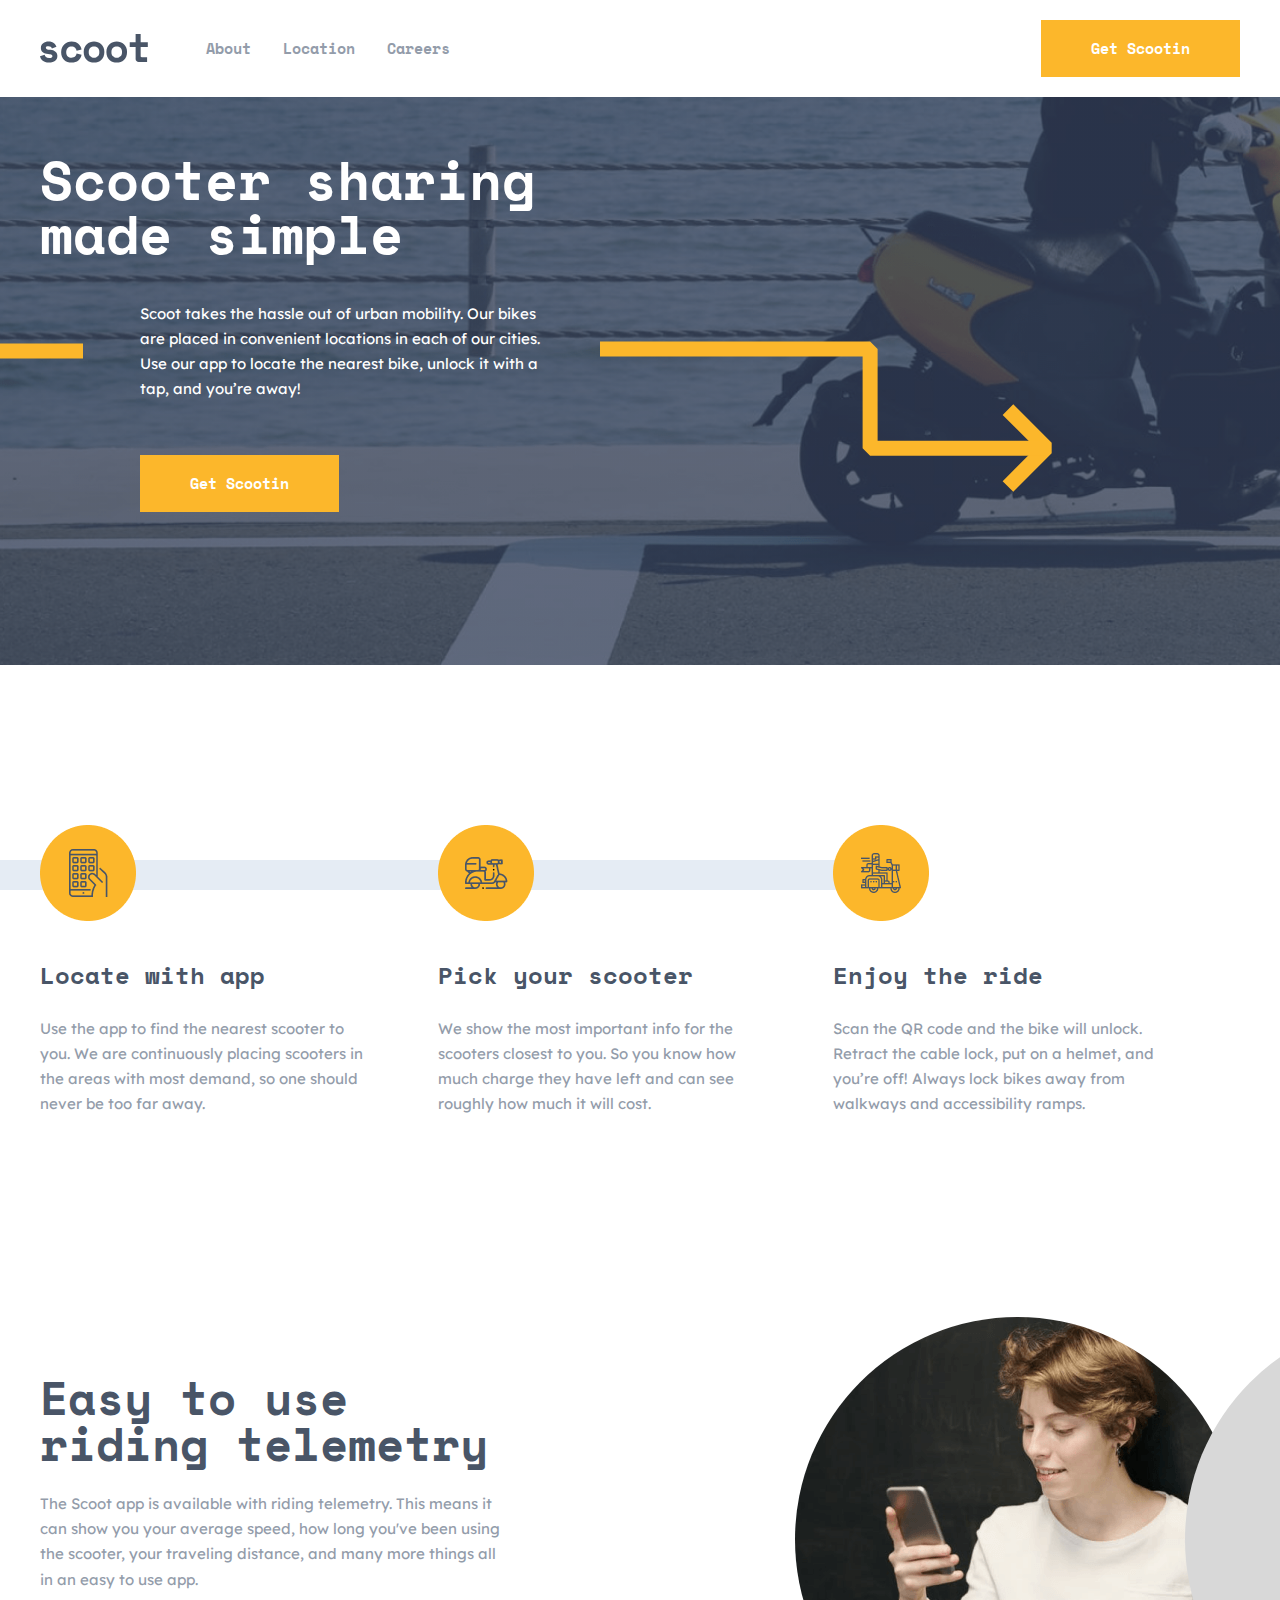
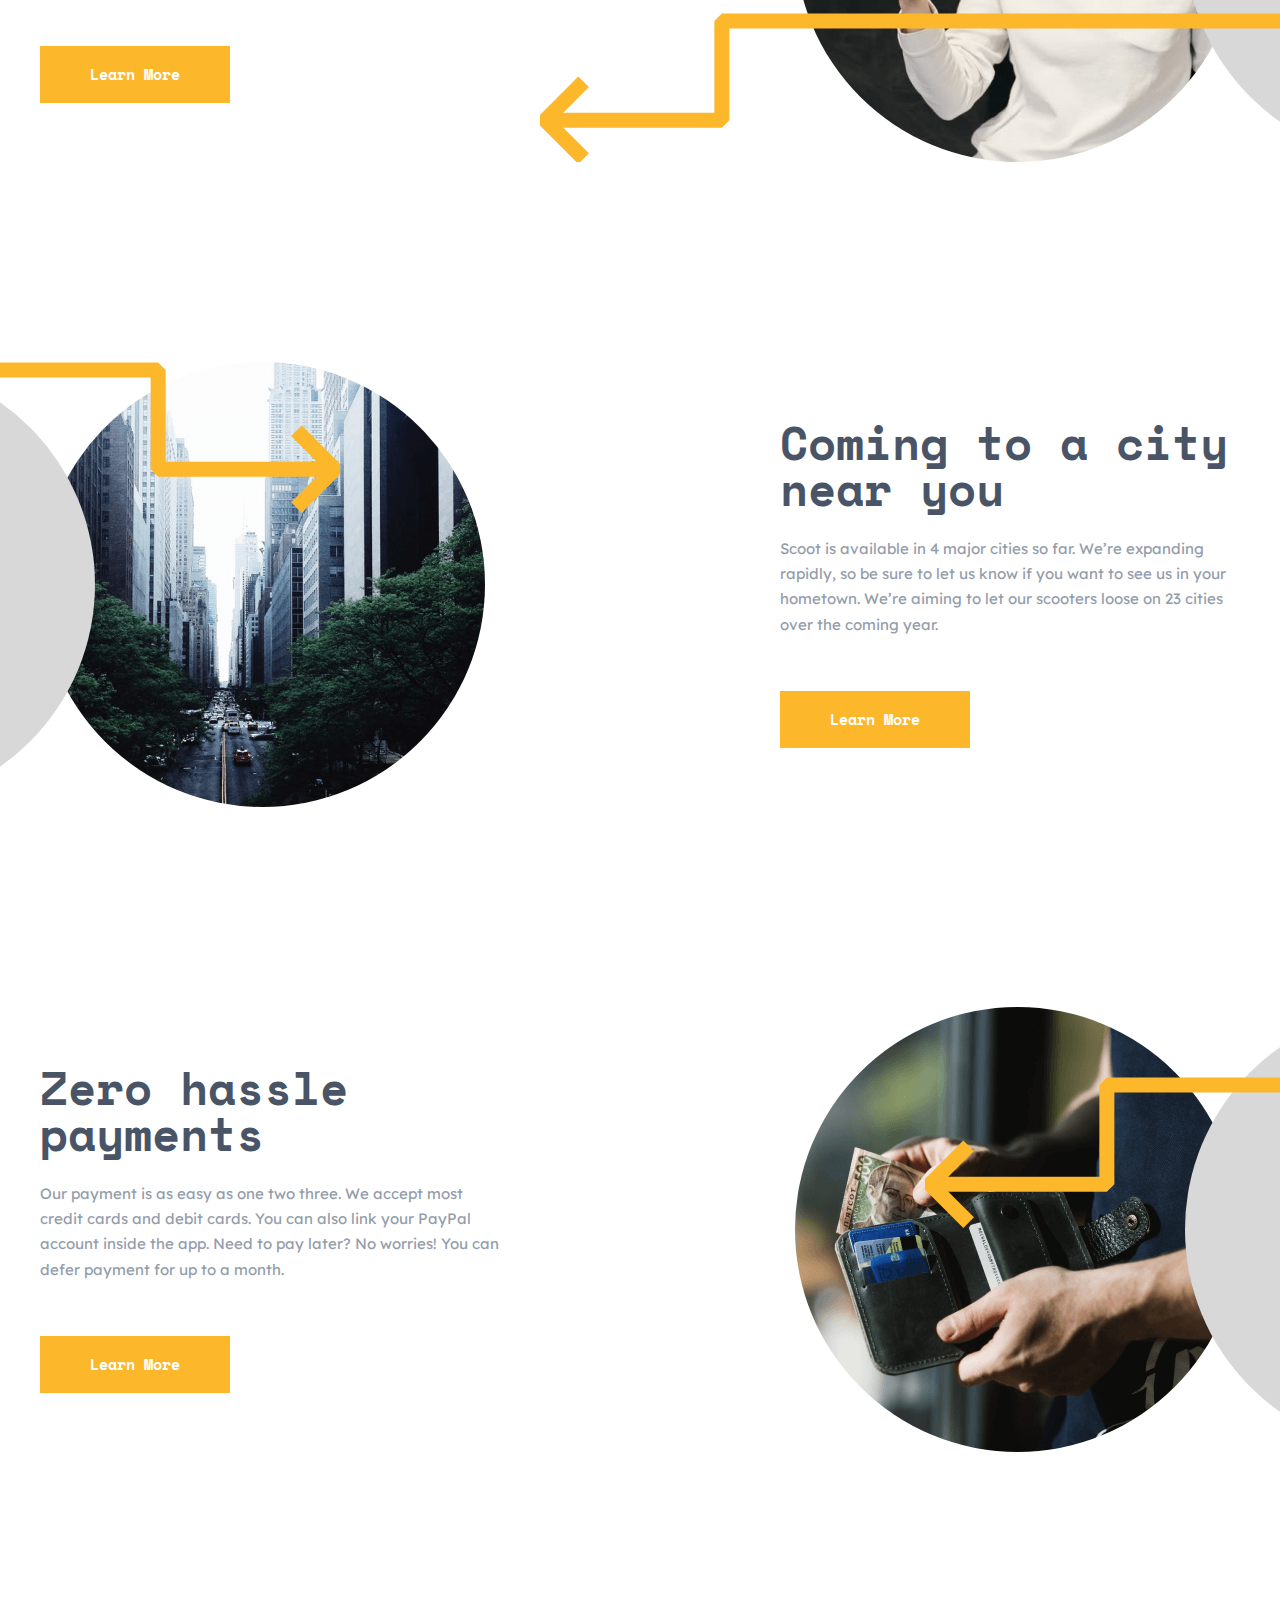
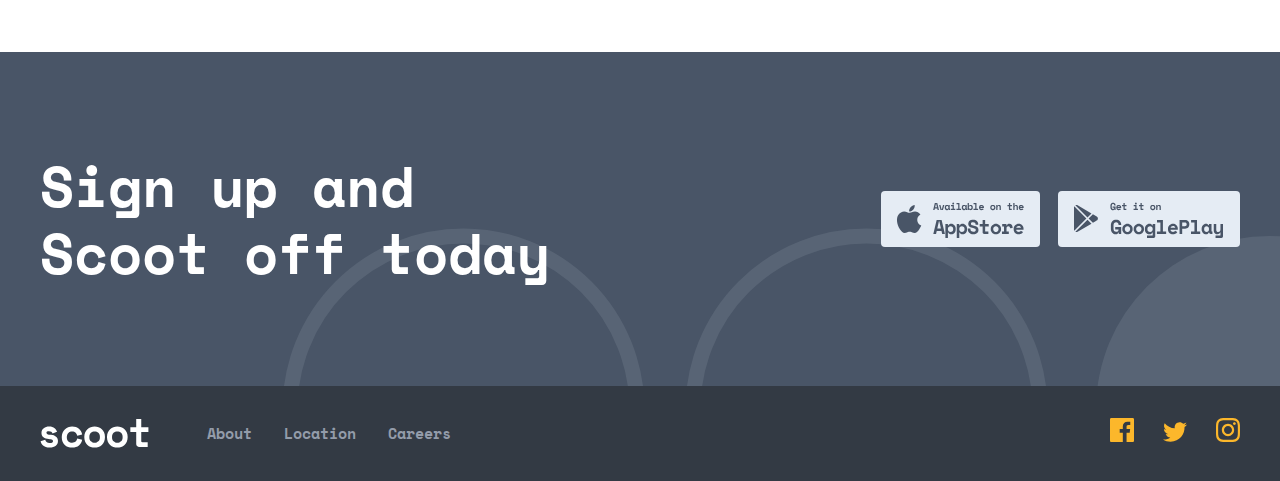
<file: index.html>
<!DOCTYPE html>
<html lang="en">

<head>
    <meta charset="UTF-8">
    <meta http-equiv="X-UA-Compatible" content="IE=edge">
    <meta name="viewport" content="width=device-width, initial-scale=1.0">
    <link rel="stylesheet" href="css/main.css">
    <title>scoot</title>
</head>

<body>
    <!-- header -->
    <header class="header">
        <div class="header__container container">
            <img src="./images/svg/burger.svg" alt="burger" class="header__toggle" width="20" height="16">
            <a href="./index.html" class="header__site-logo">
                <img src="./images/svg/logo.svg" alt="site-logo">
            </a>
            <div class="sitenav">
                <ol class="sitenav__list">
                    <li class="sitenav__item">
                        <a class="sitenav__link" href="./pages/about.html">About</a>
                    </li>
                    <li class="sitenav__item">
                        <a class="sitenav__link" href="./pages/locations.html">Location</a>
                    </li>
                    <li class="sitenav__item">
                        <a class="sitenav__link" href="./pages/careers.html">Careers</a>
                    </li>
                </ol>
                <a href="#" class="header__btn btn">Get Scootin</a>
            </div>
        </div>
    </header>
    <!-- main -->
    <main class="main">
        <section class="hero">
            <div class="hero__container container">
                <div class="hero__text-box">
                    <h1 class="hero__title">
                        Scooter sharing <br> made simple
                    </h1>
                    <div class="hero__BtnAndText">
                        <p class="hero__description">
                            Scoot takes the hassle out of urban mobility. Our bikes are placed in convenient locations
                            in
                            each of our cities. Use our app to locate the nearest bike, unlock it with a tap, and you’re
                            away!
                        </p>
                        <a href="#" class="hero__btn btn">Get Scootin</a>
                    </div>
                </div>
            </div>
        </section>
        <section class="services">
            <div class="sersices__container container">
                <div class="commercial">
                    <ul class="commercial__list">
                        <li class="commercial__item">
                            <img src="./images/png/phone.png" alt="">
                            <div>
                                <h4 class="commercial__title">Locate with app</h4>
                                <p class="commercial__text">Use the app to find the nearest scooter to you. We are
                                    continuously placing scooters in the areas with most demand, so one should never be
                                    too
                                    far away.

                                </p>
                            </div>
                        </li>
                        <li class="commercial__item">
                            <img src="./images/png/skooter2.png" alt="">
                            <div>
                                <h4 class="commercial__title">Pick your scooter</h4>
                                <p class="commercial__text">We show the most important info for the scooters closest to
                                    you.
                                    So you know how much charge they have left and can see roughly how much it will
                                    cost.

                                </p>
                            </div>
                        </li>
                        <li class="commercial__item">
                            <img src="./images/png/scooter.png" alt="">
                            <div>
                                <h4 class="commercial__title">Enjoy the ride</h4>
                                <p class="commercial__text">Scan the QR code and the bike will unlock. Retract the cable
                                    lock, put on a helmet, and you’re off! Always lock bikes away from walkways and
                                    accessibility ramps.

                                </p>
                            </div>
                        </li>
                    </ul>
                </div>

            </div>
        </section>
        <section class="riding">
            <div class="riding__container container">
                <div class="riding__info">
                    <h2 class="riding__title">Easy to use
                        riding telemetry
                    </h2>
                    <div class="riding__BtnAndText">
                        <p class="riding__text">
                            The Scoot app is available with riding telemetry. This means it can show you your
                            average speed, how long you've been using the scooter, your traveling distance, and many
                            more things all in an easy to use app.
                        </p>
                        <a href="#" class="riding__btn btn">Learn More</a>
                    </div>
                </div>
                <img class="riding__image" src="./images/png/Bitmap3.png"
                    srcset="./images/png/Bitmap3.png 1x, ./images/png/Bitmap3@2x.png 2x" alt="Bitmap3">
            </div>
        </section>
        <section class="coming">
            <div class="coming__container container">
                <img src="./images/png/Bitmap2.png" srcset="./images/png/Bitmap2.png 1x, ./images/png/Bitmap2@2x.png 2x"
                    alt="bitmap2" class="coming__image">
                <div class="coming__info">
                    <h2 class="coming__title">
                        Coming to a city near you
                    </h2>
                    <p class="coming__text">
                        Scoot is available in 4 major cities so far. We’re expanding rapidly, so be sure to let us know
                        if you want to see us in your hometown. We’re aiming to let our scooters loose on 23 cities over
                        the coming year.
                    </p>
                    <a href="#" class="coming__btn btn">Learn More</a>
                </div>
            </div>
        </section>
        <section class="zero">
            <div class="zero__container container">
                <div class="zero__info">
                    <h2 class="coming__title">
                        Zero hassle payments
                    </h2>
                    <p class="zero__text">
                        Our payment is as easy as one two three. We accept most credit cards and debit cards. You can
                        also link your PayPal account inside the app. Need to pay later? No worries! You can defer
                        payment for up to a month.
                    </p>
                    <a href="#" class="zero__btn btn">Learn More</a>
                </div>
                <img src="./images/png/Bitmap1.png" srcset="./images/png/Bitmap1.png 1x, ./images/png/Bitmap1@2x.png 2x"
                    alt="bitmap1" class="zero__image">
            </div>
        </section>
        <section class="site-bottom">
            <div class="site-bottom__container container">
                <div class="site-bottom__services">
                    <h3 class="site-bottom__title">Sign up and <br> Scoot off today</h3>
                    <div class="apps">

                        <a href="#">
                            <img src="./images/svg/appstore.svg" alt="appstore">
                        </a>
                        <a href="#">
                            <img src="./images/svg/googleplay.svg" alt="appstore">
                        </a>
                    </div>
                </div>
            </div>
        </section>
    </main>
    <!-- footer -->
    <footer class="footer">
        <div class="footer__container container">
            <a href="#" class="footer__site-logo">
                <img src="./images/svg/scoot-footer.svg" alt="site-logo">
            </a>
            <div class="sitenav">
                <ul class="footer__list">
                    <li class="footer__item">
                        <a class="sitenav__link" href="./pages/about.html">About</a>
                    </li>
                    <li class="sitenav__item">
                        <a class="sitenav__link" href="./pages/locations.html">Location</a>
                    </li>
                    <li class="sitenav__item">
                        <a class="sitenav__link" href="./pages/careers.html">Careers</a>
                    </li>
                </ul>
                <div class="footer__icons">
                    <a class="icon" href="#">
                        <svg xmlns="http://www.w3.org/2000/svg" width="24" height="24" fill="none">
                            <path fill="#FCB72B"
                                d="M22.675 0H1.325C.593 0 0 .593 0 1.325v21.351C0 23.407.593 24 1.325 24H12.82v-9.294H9.692v-3.622h3.128V8.413c0-3.1 1.893-4.788 4.659-4.788 1.325 0 2.463.099 2.795.143v3.24l-1.918.001c-1.504 0-1.795.715-1.795 1.763v2.313h3.587l-.467 3.622h-3.12V24h6.116c.73 0 1.323-.593 1.323-1.325V1.325C24 .593 23.407 0 22.675 0Z" />
                        </svg></a>
                    <a class="icon" href="#">
                        <svg xmlns="http://www.w3.org/2000/svg" width="24" height="20" fill="none">
                            <path fill="#FCB72B"
                                d="M24 2.55699c-.883.392-1.832.656-2.828.775 1.017-.609 1.798-1.574 2.165-2.724004-.951.564004-2.005.974004-3.127 1.195004C19.313.845986 18.032.247986 16.616.247986c-3.179 0-5.515 2.966004-4.797 6.045004-4.091-.205-7.719-2.165-10.148-5.144-1.29 2.213-.669 5.108 1.523 6.574-.806-.026-1.566-.247-2.229-.616-.054 2.281 1.581 4.41501 3.949 4.89001-.693.188-1.452.232-2.224.084.626 1.956 2.444 3.379 4.6 3.419-2.07 1.623-4.678 2.348-7.29 2.04 2.179 1.397 4.768 2.212 7.548 2.212 9.142 0 14.307-7.721 13.995-14.64601.962-.695 1.797-1.562 2.457-2.549Z" />
                        </svg></a>
                    <a class="icon" href="#">
                        <svg xmlns="http://www.w3.org/2000/svg" width="24" height="24" fill="none">
                            <path fill="#FCB72B" fill-rule="evenodd"
                                d="M12 0C8.741 0 8.333.014 7.053.072 2.695.272.273 2.69.073 7.052.014 8.333 0 8.741 0 12c0 3.259.014 3.668.072 4.948.2 4.358 2.618 6.78 6.98 6.98C8.333 23.986 8.741 24 12 24c3.259 0 3.668-.014 4.948-.072 4.354-.2 6.782-2.618 6.979-6.98.059-1.28.073-1.689.073-4.948 0-3.259-.014-3.667-.072-4.947-.196-4.354-2.617-6.78-6.979-6.98C15.668.014 15.259 0 12 0Zm0 2.163c3.204 0 3.584.012 4.85.07 3.252.148 4.771 1.691 4.919 4.919.058 1.265.069 1.645.069 4.849 0 3.205-.012 3.584-.069 4.849-.149 3.225-1.664 4.771-4.919 4.919-1.266.058-1.644.07-4.85.07-3.204 0-3.584-.012-4.849-.07-3.26-.149-4.771-1.699-4.919-4.92-.058-1.265-.07-1.644-.07-4.849 0-3.204.013-3.583.07-4.849.149-3.227 1.664-4.771 4.919-4.919 1.266-.057 1.645-.069 4.849-.069ZM5.838 12c0-3.403 2.759-6.162 6.162-6.162S18.162 8.597 18.162 12c0 3.404-2.759 6.163-6.162 6.163S5.838 15.403 5.838 12ZM12 16c-2.209 0-4-1.79-4-4 0-2.209 1.791-4 4-4s4 1.791 4 4c0 2.21-1.791 4-4 4Zm4.965-10.405c0-.795.645-1.44 1.441-1.44.795 0 1.439.645 1.439 1.44 0 .795-.644 1.44-1.439 1.44-.796 0-1.441-.645-1.441-1.44Z"
                                clip-rule="evenodd" />
                        </svg>
                    </a>
                </div>
            </div>
        </div>
    </footer>

</body>

</html>
</file>
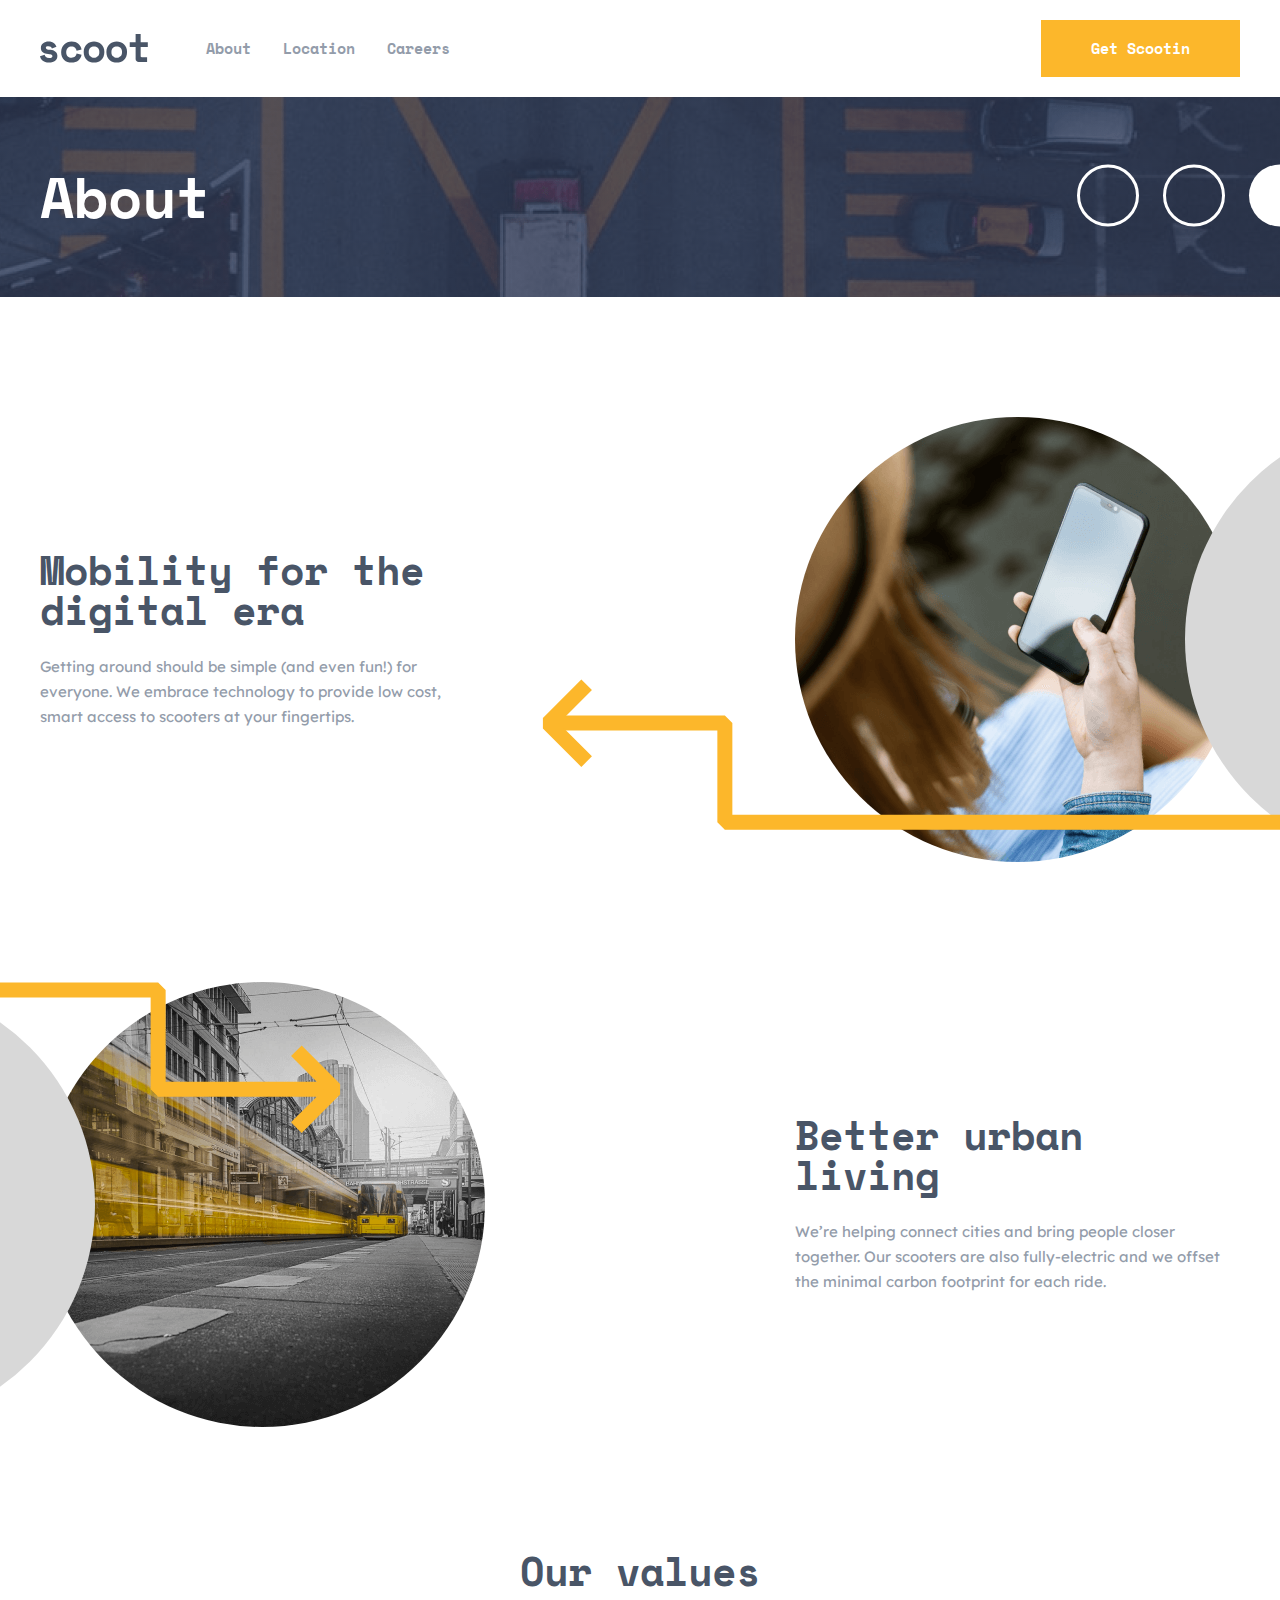
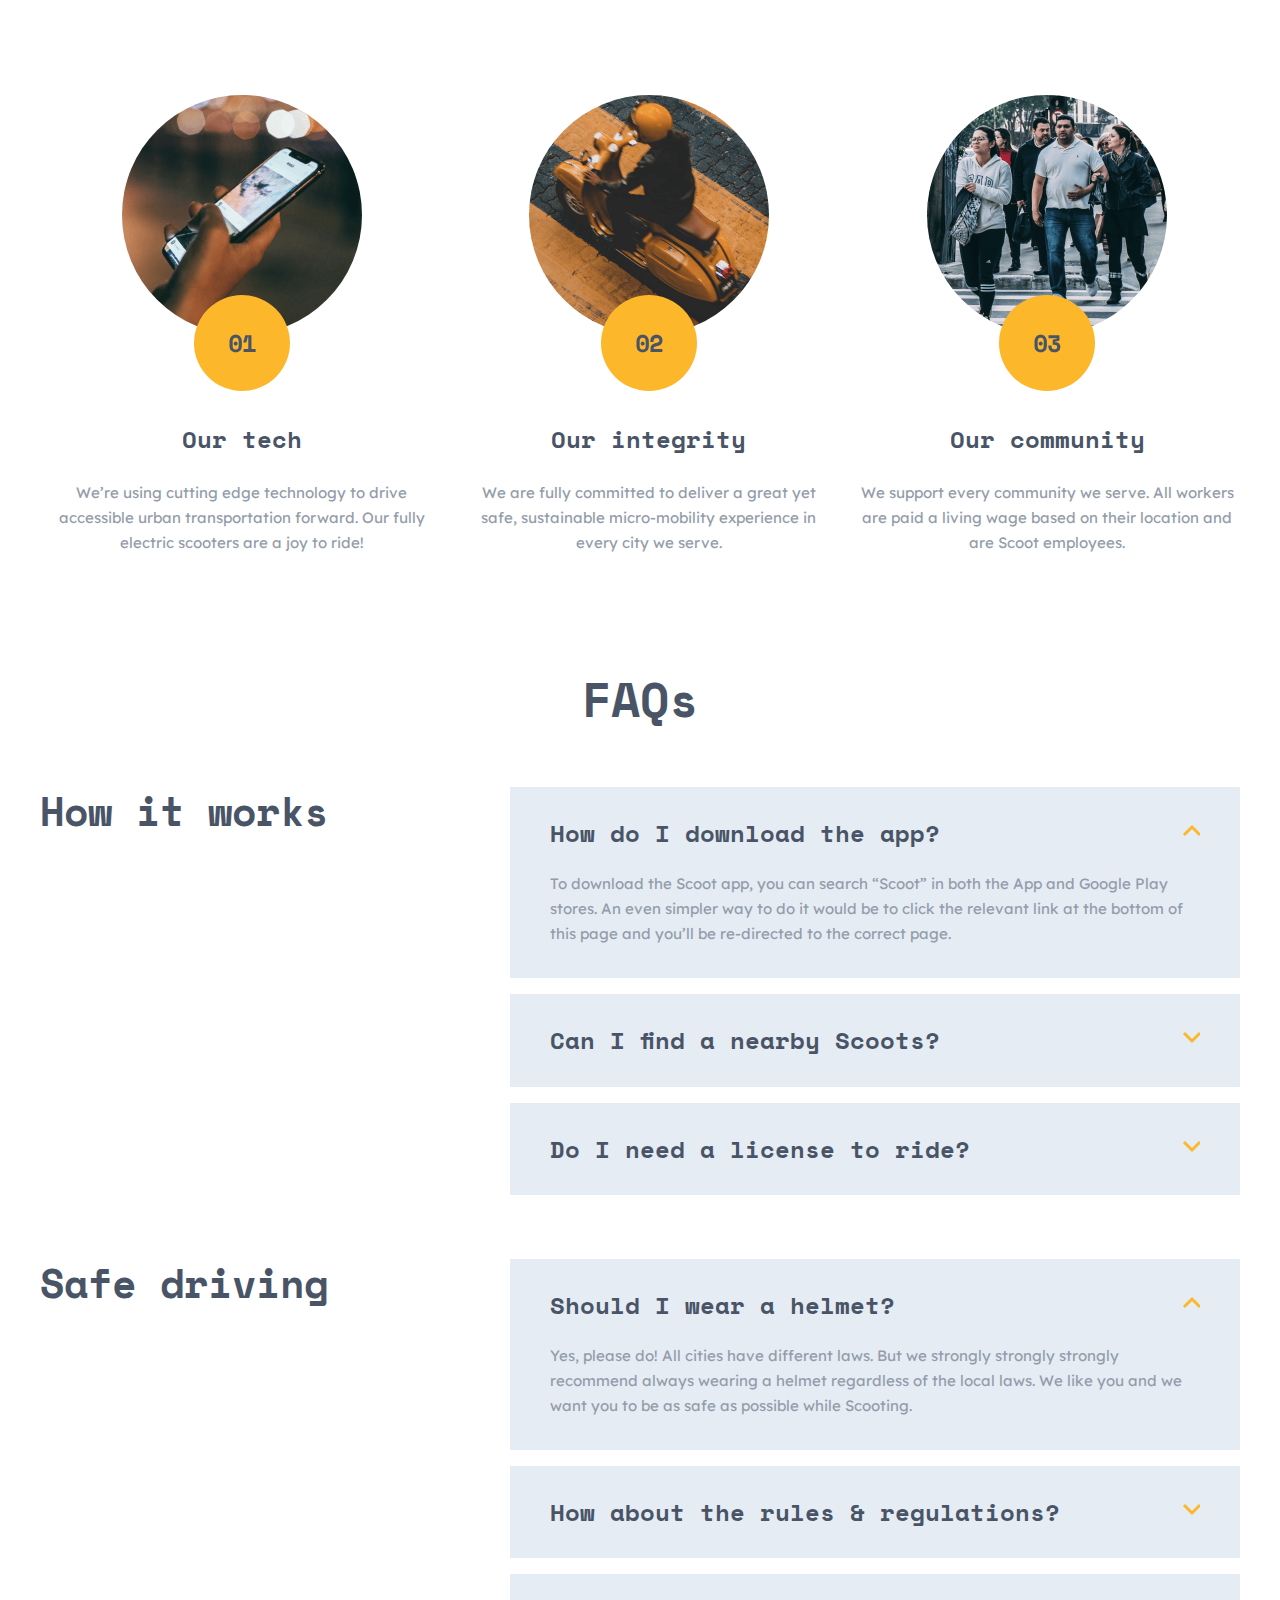
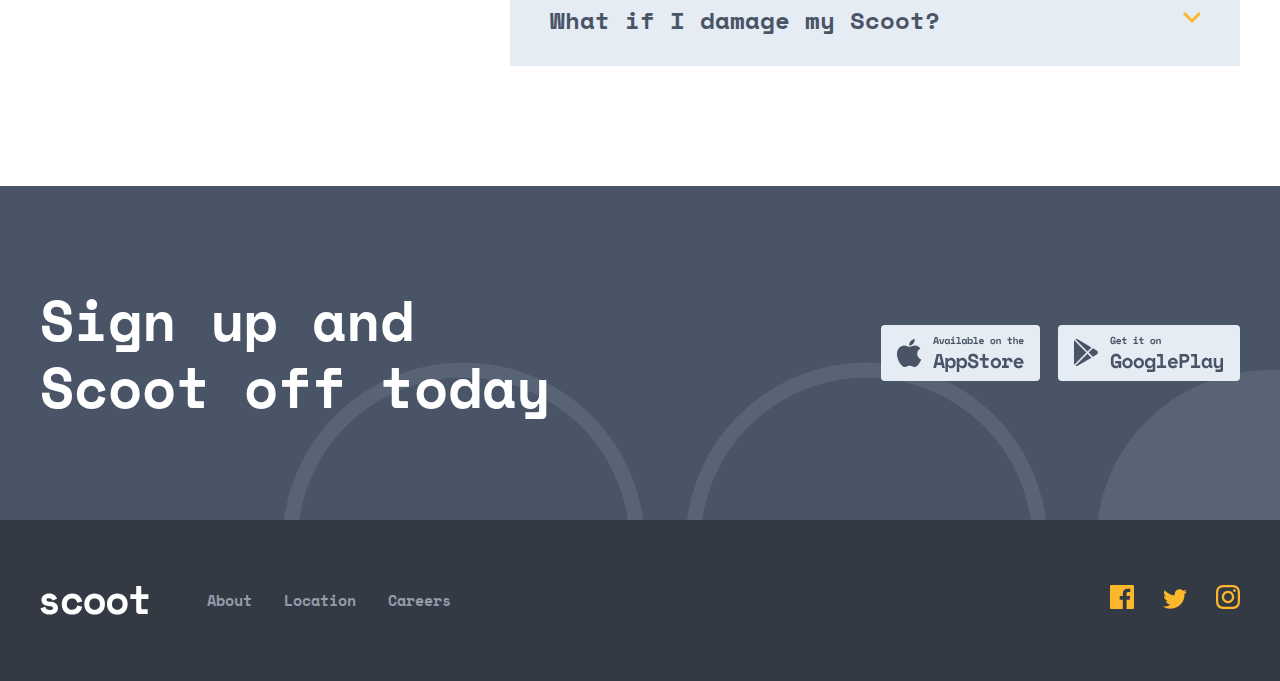
<file: pages/about.html>
<!DOCTYPE html>
<html lang="en">

<head>
    <meta charset="UTF-8">
    <meta http-equiv="X-UA-Compatible" content="IE=edge">
    <meta name="viewport" content="width=device-width, initial-scale=1.0">
    <link rel="stylesheet" href="../css/main.css">
    <title>About</title>
</head>

<body>
    <header class="header">
        <div class="header__container container">
            <img src="../images/svg/burger.svg" alt="burger" class="header__toggle" width="20" height="16">
            <a href="../index.html" class="header__site-logo">
                <img src="../images/svg/logo.svg" alt="site-logo">
            </a>
            <div class="sitenav">
                <ol class="sitenav__list">
                    <li class="sitenav__item">
                        <a class="sitenav__link" href="./about.html">About</a>
                    </li>
                    <li class="sitenav__item">
                        <a class="sitenav__link" href="./locations.html">Location</a>
                    </li>
                    <li class="sitenav__item">
                        <a class="sitenav__link" href="./careers.html">Careers</a>
                    </li>
                </ol>
                <a href="#" class="header__btn btn">Get Scootin</a>
            </div>
        </div>
    </header>
    <main class="main">
        <section class="about">
            <div class="about__container container">
                <h1 class="about__title">About</h1>
            </div>
        </section>
        <section class="mobilitiy">
            <div class="mobilitiy__container container">
                <div class="mobilitiy__info">
                    <h2 class="mobilitiy__title">
                        Mobility for the digital era
                    </h2>
                    <p class="mobilitiy__text">
                        Getting around should be simple (and even fun!) for everyone. We embrace technology to provide
                        low cost, smart access to scooters at your fingertips.
                    </p>
                </div>
                <img class="mobilitiy__image" src="../images/png/mobility.png"
                    srcset="../images/png/mobility.png 1x, ../images/png/mobility@2x.png 2x" alt="mobility">
            </div>
        </section>
        <section class="better">
            <div class="better__container container">
                <img src="../images/png/better.png" srcset="
                ../images/png//better.png 1x, 
                ../images/png/better@2x.png 2x" alt="better" class="better__image">
                <div class="better__info">
                    <h2 class="better__title">
                        Better urban living
                    </h2>
                    <p class="better__text">
                        We’re helping connect cities and bring people closer together. Our scooters are also
                        fully-electric and we offset the minimal carbon footprint for each ride.
                    </p>
                </div>
            </div>
        </section>
        <section class="values">
            <div class="values__container container">
                <h3 class="values__title">Our values</h3>
                <ul class="values__list">
                    <li class="values__item">
                        <img src="../images/png/val3.png"
                            srcset="../images/png/val3.png 1x, ../images/png/val3@2x.png 2x" alt="values"
                            class="values__image">
                        <h4 class="values__h4-title">Our tech</h4>
                        <p class="values__text">
                            We’re using cutting edge technology to drive accessible urban transportation forward. Our
                            fully electric scooters are a joy to ride!
                        </p>
                    </li>
                    <li class="values__item">
                        <img src="../images/png/val1.png"
                            srcset="../images/png/val1.png 1x, ../images/png/val1@2x.png 2x" alt="values"
                            class="values__image">

                        <h4 class="values__h4-title">Our integrity</h4>
                        <p class="values__text">
                            We are fully committed to deliver a great yet safe, sustainable micro-mobility experience in
                            every city we serve.
                        </p>
                    </li>
                    <li class="values__item">
                        <img src="../images/png/val2.png"
                            srcset="../images/png/val2.png 1x, ../images/png/val2@2x.png 2x" alt="values"
                            class="values__image">
                        <h4 class="values__h4-title">Our community</h4>
                        <p class="values__text">
                            We support every community we serve. All workers are paid a living wage based on their
                            location and are Scoot employees.
                        </p>
                    </li>
                </ul>
            </div>
        </section>
        <section class="faqs">
            <div class="faqs__container container">
                <h2 class="faqs__title">FAQs</h2>
                <div class="wrapper">
                    <h3 class="wrapper__title">
                        How it works
                    </h3>
                    <ul class="wrapper__list">
                        <li class="wrapper__item">
                            <h4 class="wrapper__i-title1">How do I download the app?</h4>
                            <p class="wrapper__i-text">
                                To download the Scoot app, you can search “Scoot” in both the App and Google Play
                                stores. An even simpler way to do it would be to click the relevant link at the bottom
                                of this page and you’ll be re-directed to the correct page.
                            </p>
                        </li>
                        <li class="wrapper__item">
                            <h4 class="wrapper__i-title">
                                Can I find a nearby Scoots?
                            </h4>
                        </li>
                        <li class="wrapper__item">
                            <h4 class="wrapper__i-title">
                                Do I need a license to ride?
                            </h4>
                        </li>
                    </ul>
                </div>
                <div class="wrapper">
                    <h3 class="wrapper__title">
                        Safe driving
                    </h3>
                    <ul class="wrapper__list">
                        <li class="wrapper__item">
                            <h4 class="wrapper__i-title1">Should I wear a helmet?</h4>
                            <p class="wrapper__i-text">
                                Yes, please do! All cities have different laws. But we strongly strongly strongly
                                recommend always wearing a helmet regardless of the local laws. We like you and we want
                                you to be as safe as possible while Scooting.
                            </p>
                        </li>
                        <li class="wrapper__item">
                            <h4 class="wrapper__i-title">
                                How about the rules & regulations?
                            </h4>
                        </li>
                        <li class="wrapper__item">
                            <h4 class="wrapper__i-title">
                                What if I damage my Scoot?
                            </h4>
                        </li>
                    </ul>
                </div>
            </div>
        </section>

        <section class="site-bottom">
            <div class="site-bottom__container container">
                <div class="site-bottom__services">
                    <h3 class="site-bottom__title">Sign up and <br> Scoot off today</h3>
                    <div class="apps">

                        <a href="#">
                            <img src="../images/svg/appstore.svg" alt="appstore">
                        </a>
                        <a href="#">
                            <img src="../images/svg/googleplay.svg" alt="appstore">
                        </a>
                    </div>
                </div>
            </div>
        </section>
    </main>
    <!-- footer -->
    <footer class="footer">
        <div class="footer__container container">
            <a href="../index.html" class="footer__site-logo">
                <img src="../images/svg/scoot-footer.svg" alt="site-logo">
            </a>
            <div class="sitenav">
                <ol class="sitenav__list">
                    <li class="sitenav__item">
                        <a class="sitenav__link" href="./about.html">About</a>
                    </li>
                    <li class="sitenav__item">
                        <a class="sitenav__link" href="./locations.html">Location</a>
                    </li>
                    <li class="sitenav__item">
                        <a class="sitenav__link" href="./careers.html">Careers</a>
                    </li>
                </ol>
                <div class="footer__icons">
                    <a class="icon" href="#">
                        <svg xmlns="http://www.w3.org/2000/svg" width="24" height="24" fill="none">
                            <path fill="#FCB72B"
                                d="M22.675 0H1.325C.593 0 0 .593 0 1.325v21.351C0 23.407.593 24 1.325 24H12.82v-9.294H9.692v-3.622h3.128V8.413c0-3.1 1.893-4.788 4.659-4.788 1.325 0 2.463.099 2.795.143v3.24l-1.918.001c-1.504 0-1.795.715-1.795 1.763v2.313h3.587l-.467 3.622h-3.12V24h6.116c.73 0 1.323-.593 1.323-1.325V1.325C24 .593 23.407 0 22.675 0Z" />
                        </svg></a>
                    <a class="icon" href="#">
                        <svg xmlns="http://www.w3.org/2000/svg" width="24" height="20" fill="none">
                            <path fill="#FCB72B"
                                d="M24 2.55699c-.883.392-1.832.656-2.828.775 1.017-.609 1.798-1.574 2.165-2.724004-.951.564004-2.005.974004-3.127 1.195004C19.313.845986 18.032.247986 16.616.247986c-3.179 0-5.515 2.966004-4.797 6.045004-4.091-.205-7.719-2.165-10.148-5.144-1.29 2.213-.669 5.108 1.523 6.574-.806-.026-1.566-.247-2.229-.616-.054 2.281 1.581 4.41501 3.949 4.89001-.693.188-1.452.232-2.224.084.626 1.956 2.444 3.379 4.6 3.419-2.07 1.623-4.678 2.348-7.29 2.04 2.179 1.397 4.768 2.212 7.548 2.212 9.142 0 14.307-7.721 13.995-14.64601.962-.695 1.797-1.562 2.457-2.549Z" />
                        </svg></a>
                    <a class="icon" href="#">
                        <svg xmlns="http://www.w3.org/2000/svg" width="24" height="24" fill="none">
                            <path fill="#FCB72B" fill-rule="evenodd"
                                d="M12 0C8.741 0 8.333.014 7.053.072 2.695.272.273 2.69.073 7.052.014 8.333 0 8.741 0 12c0 3.259.014 3.668.072 4.948.2 4.358 2.618 6.78 6.98 6.98C8.333 23.986 8.741 24 12 24c3.259 0 3.668-.014 4.948-.072 4.354-.2 6.782-2.618 6.979-6.98.059-1.28.073-1.689.073-4.948 0-3.259-.014-3.667-.072-4.947-.196-4.354-2.617-6.78-6.979-6.98C15.668.014 15.259 0 12 0Zm0 2.163c3.204 0 3.584.012 4.85.07 3.252.148 4.771 1.691 4.919 4.919.058 1.265.069 1.645.069 4.849 0 3.205-.012 3.584-.069 4.849-.149 3.225-1.664 4.771-4.919 4.919-1.266.058-1.644.07-4.85.07-3.204 0-3.584-.012-4.849-.07-3.26-.149-4.771-1.699-4.919-4.92-.058-1.265-.07-1.644-.07-4.849 0-3.204.013-3.583.07-4.849.149-3.227 1.664-4.771 4.919-4.919 1.266-.057 1.645-.069 4.849-.069ZM5.838 12c0-3.403 2.759-6.162 6.162-6.162S18.162 8.597 18.162 12c0 3.404-2.759 6.163-6.162 6.163S5.838 15.403 5.838 12ZM12 16c-2.209 0-4-1.79-4-4 0-2.209 1.791-4 4-4s4 1.791 4 4c0 2.21-1.791 4-4 4Zm4.965-10.405c0-.795.645-1.44 1.441-1.44.795 0 1.439.645 1.439 1.44 0 .795-.644 1.44-1.439 1.44-.796 0-1.441-.645-1.441-1.44Z"
                                clip-rule="evenodd" />
                        </svg>
                    </a>
                </div>
            </div>
        </div>
    </footer>
</body>

</html>
</file>
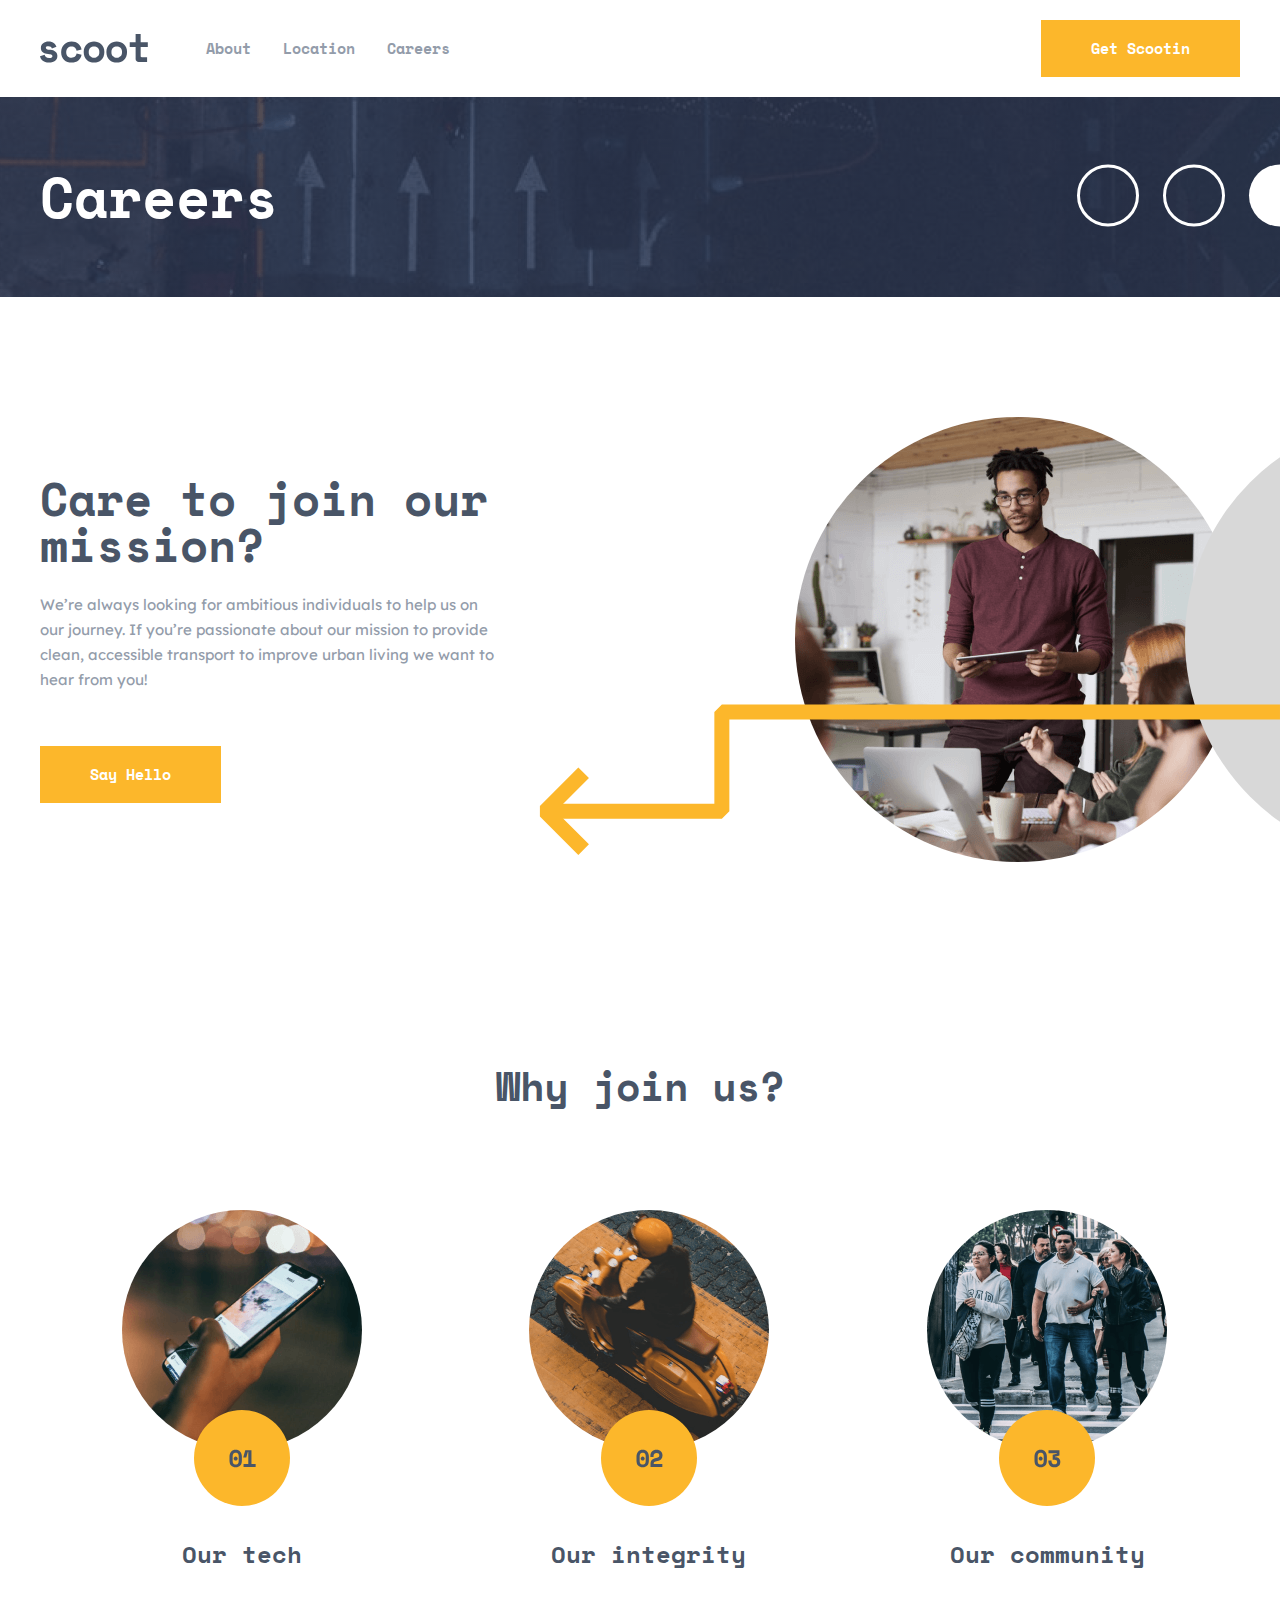
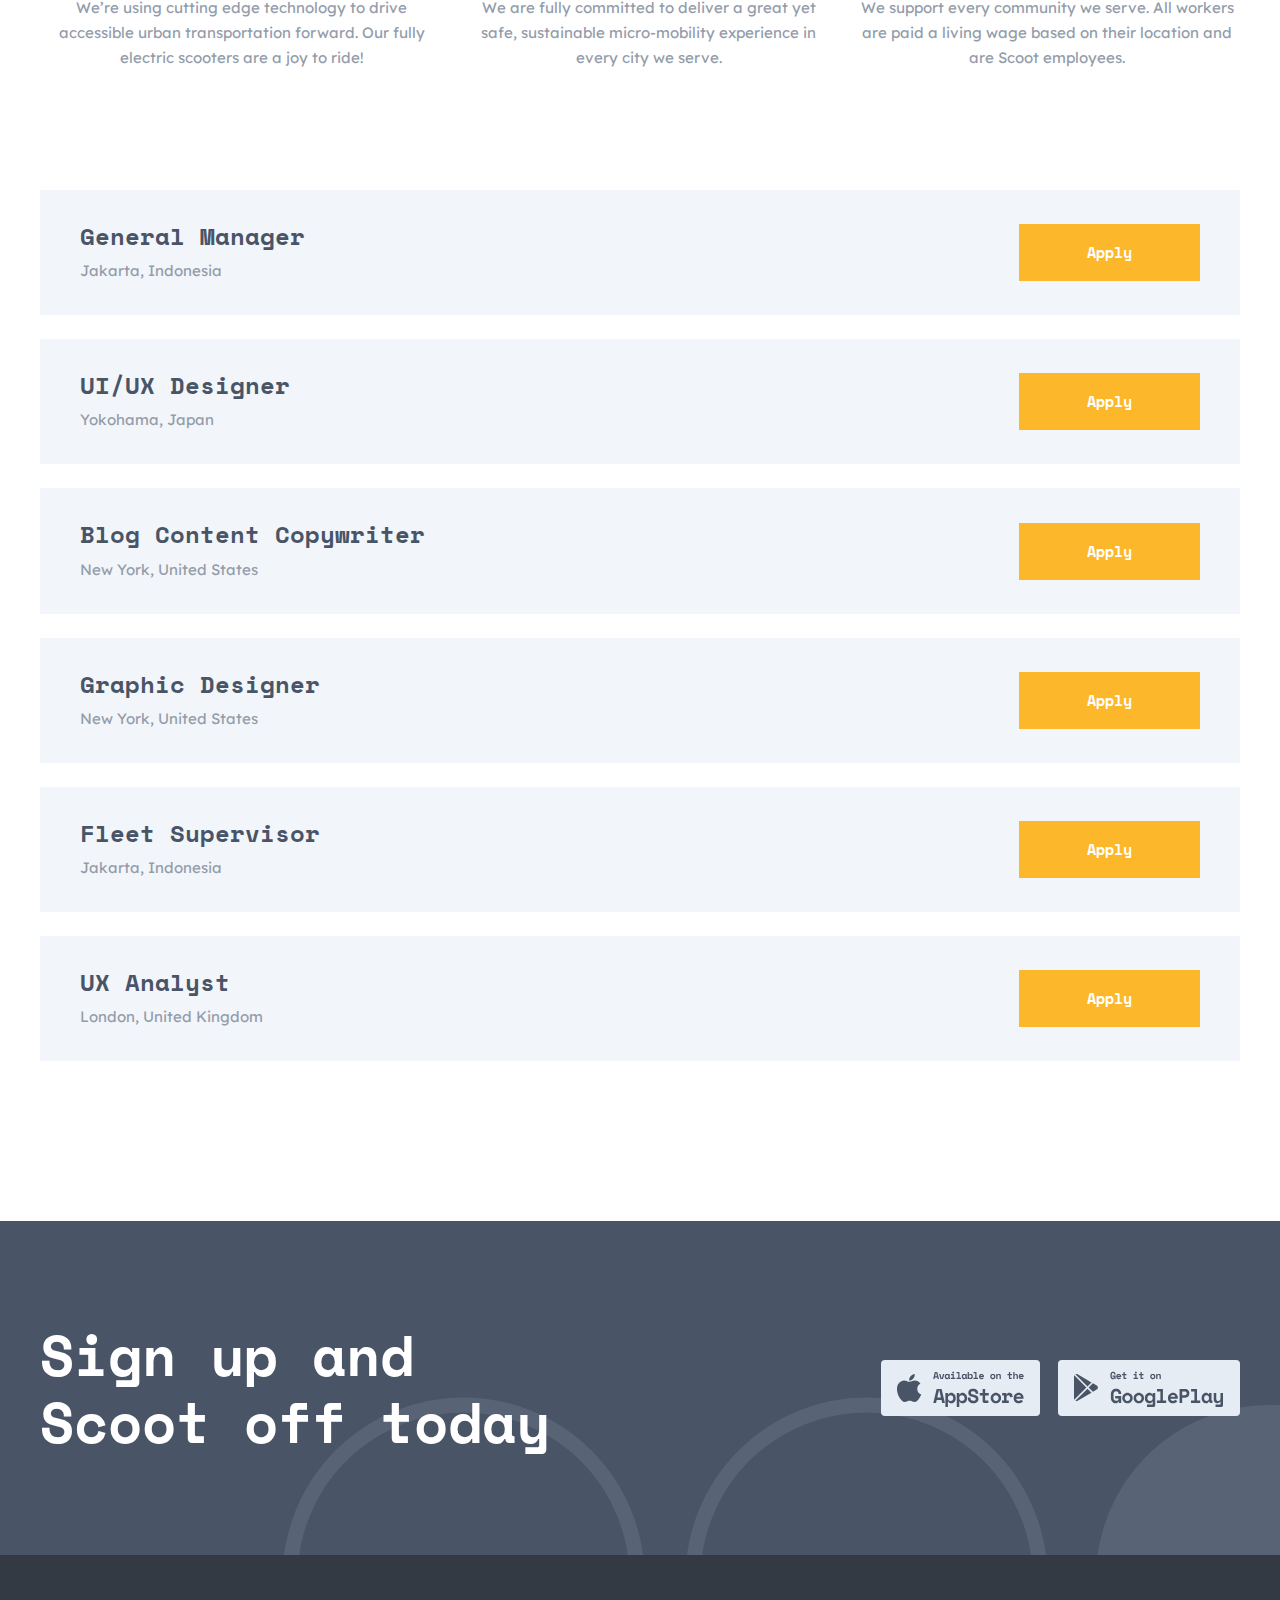
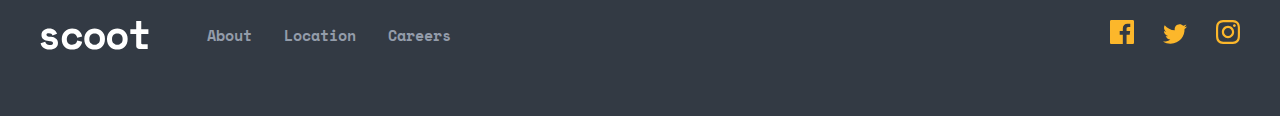
<file: pages/careers.html>
<!DOCTYPE html>
<html lang="en">

<head>
    <meta charset="UTF-8">
    <meta http-equiv="X-UA-Compatible" content="IE=edge">
    <meta name="viewport" content="width=device-width, initial-scale=1.0">
    <link rel="stylesheet" href="../css/main.css">
    <title>Careers</title>
</head>

<body>
    <header class="header">
        <div class="header__container container">
            <img src="../images/svg/burger.svg" alt="burger" class="header__toggle" width="20" height="16">
            <a href="../index.html" class="header__site-logo">
                <img src="../images/svg/logo.svg" alt="site-logo">
            </a>
            <div class="sitenav">
                <ol class="sitenav__list">
                    <li class="sitenav__item">
                        <a class="sitenav__link" href="./about.html">About</a>
                    </li>
                    <li class="sitenav__item">
                        <a class="sitenav__link" href="./locations.html">Location</a>
                    </li>
                    <li class="sitenav__item">
                        <a class="sitenav__link" href="./careers.html">Careers</a>
                    </li>
                </ol>
                <a href="#" class="header__btn btn">Get Scootin</a>
            </div>
        </div>
    </header>
    <main class="main">
        <section class="careers">
            <div class="careers__container container">
                <h1 class="careers__title">Careers</h1>
            </div>
        </section>
        <section class="mission">
            <div class="mission__container container">
                <div class="mission__info">
                    <h2 class="mission__title">
                        Care to join our mission?
                    </h2>
                    <p class="mission__text">
                        We’re always looking for ambitious individuals to help us on our journey. If you’re passionate
                        about our mission to provide clean, accessible transport to improve urban living we want to hear
                        from you!
                    </p>
                    <a href="#" class="riding__btn btn">Say Hello</a>
                </div>
                <img class="mission__image" src="../images/png/care1.png"
                    srcset="../images/png/care1.png 1x, ../images/png/care1@2x.png 2x" alt="Bitmap3">
            </div>
        </section>
        <section class="Why-join-us">
            <div class="Why-join-us__container container">
                <h3 class="Why-join-us__title">Why join us?</h3>
                <ul class="Why-join-us__list">
                    <li class="Why-join-us__item">
                        <img src="../images/png/val3.png"
                            srcset="../images/png/val3.png 1x, ../images/png/val3@2x.png 2x" alt="Why-join-us"
                            class="Why-join-us__image">
                        <h4 class="Why-join-us__h4-title">Our tech</h4>
                        <p class="Why-join-us__text">
                            We’re using cutting edge technology to drive accessible urban transportation forward. Our
                            fully electric scooters are a joy to ride!
                        </p>
                    </li>
                    <li class="Why-join-us__item">
                        <img src="../images/png/val1.png"
                            srcset="../images/png/val1.png 1x, ../images/png/val1@2x.png 2x" alt="Why-join-us"
                            class="Why-join-us__image">

                        <h4 class="Why-join-us__h4-title">Our integrity</h4>
                        <p class="Why-join-us__text">
                            We are fully committed to deliver a great yet safe, sustainable micro-mobility experience in
                            every city we serve.
                        </p>
                    </li>
                    <li class="Why-join-us__item">
                        <img src="../images/png/val2.png"
                            srcset="../images/png/val2.png 1x, ../images/png/val2@2x.png 2x" alt="Why-join-us"
                            class="Why-join-us__image">
                        <h4 class="Why-join-us__h4-title">Our community</h4>
                        <p class="Why-join-us__text">
                            We support every community we serve. All workers are paid a living wage based on their
                            location and are Scoot employees.
                        </p>
                    </li>
                </ul>
            </div>
        </section>
        <section class="experts">
            <div class="experts__container container">
                <ul class="experts__list">
                    <li class="experts__item">
                        <div class="experts__wpwpper">
                            <h4 class="experts__title">General Manager</h4>
                            <p class="experts__text">Jakarta, Indonesia</p>
                        </div>
                        <a href="#" class="experts__btn btn">Apply</a>
                    </li>
                    <li class="experts__item">
                        <div class="experts__wpwpper">
                            <h4 class="experts__title">UI/UX Designer</h4>
                            <p class="experts__text">Yokohama, Japan</p>
                        </div>
                        <a href="#" class="experts__btn btn">Apply</a>
                    </li>
                    <li class="experts__item">
                        <div class="experts__wpwpper">
                            <h4 class="experts__title">Blog Content Copywriter</h4>
                            <p class="experts__text">New York, United States</p>
                        </div>
                        <a href="#" class="experts__btn btn">Apply</a>
                    </li>
                    <li class="experts__item">
                        <div class="experts__wpwpper">
                            <h4 class="experts__title">Graphic Designer</h4>
                            <p class="experts__text">New York, United States</p>
                        </div>
                        <a href="#" class="experts__btn btn">Apply</a>
                    </li>
                    <li class="experts__item">
                        <div class="experts__wpwpper">
                            <h4 class="experts__title">Fleet Supervisor</h4>
                            <p class="experts__text">Jakarta, Indonesia</p>
                        </div>
                        <a href="#" class="experts__btn btn">Apply</a>
                    </li>
                    <li class="experts__item">
                        <div class="experts__wpwpper">
                            <h4 class="experts__title">UX Analyst</h4>
                            <p class="experts__text">London, United Kingdom</p>
                        </div>
                        <a href="#" class="experts__btn btn">Apply</a>
                    </li>
                </ul>
            </div>
        </section>
        <section class="site-bottom">
            <div class="site-bottom__container container">
                <div class="site-bottom__services">
                    <h3 class="site-bottom__title">Sign up and <br> Scoot off today</h3>
                    <div class="apps">

                        <a href="#">
                            <img src="../images/svg/appstore.svg" alt="appstore">
                        </a>
                        <a href="#">
                            <img src="../images/svg/googleplay.svg" alt="appstore">
                        </a>
                    </div>
                </div>
            </div>
        </section>
    </main>
    <footer class="footer">
        <div class="footer__container container">
            <a href="../index.html" class="footer__site-logo">
                <img src="../images/svg/scoot-footer.svg" alt="site-logo">
            </a>
            <div class="sitenav">
                <ol class="sitenav__list">
                    <li class="sitenav__item">
                        <a class="sitenav__link" href="./about.html">About</a>
                    </li>
                    <li class="sitenav__item">
                        <a class="sitenav__link" href="./locations.html">Location</a>
                    </li>
                    <li class="sitenav__item">
                        <a class="sitenav__link" href="./careers.html">Careers</a>
                    </li>
                </ol>
                <div class="footer__icons">
                    <a class="icon" href="#">
                        <svg xmlns="http://www.w3.org/2000/svg" width="24" height="24" fill="none">
                            <path fill="#FCB72B"
                                d="M22.675 0H1.325C.593 0 0 .593 0 1.325v21.351C0 23.407.593 24 1.325 24H12.82v-9.294H9.692v-3.622h3.128V8.413c0-3.1 1.893-4.788 4.659-4.788 1.325 0 2.463.099 2.795.143v3.24l-1.918.001c-1.504 0-1.795.715-1.795 1.763v2.313h3.587l-.467 3.622h-3.12V24h6.116c.73 0 1.323-.593 1.323-1.325V1.325C24 .593 23.407 0 22.675 0Z" />
                        </svg></a>
                    <a class="icon" href="#">
                        <svg xmlns="http://www.w3.org/2000/svg" width="24" height="20" fill="none">
                            <path fill="#FCB72B"
                                d="M24 2.55699c-.883.392-1.832.656-2.828.775 1.017-.609 1.798-1.574 2.165-2.724004-.951.564004-2.005.974004-3.127 1.195004C19.313.845986 18.032.247986 16.616.247986c-3.179 0-5.515 2.966004-4.797 6.045004-4.091-.205-7.719-2.165-10.148-5.144-1.29 2.213-.669 5.108 1.523 6.574-.806-.026-1.566-.247-2.229-.616-.054 2.281 1.581 4.41501 3.949 4.89001-.693.188-1.452.232-2.224.084.626 1.956 2.444 3.379 4.6 3.419-2.07 1.623-4.678 2.348-7.29 2.04 2.179 1.397 4.768 2.212 7.548 2.212 9.142 0 14.307-7.721 13.995-14.64601.962-.695 1.797-1.562 2.457-2.549Z" />
                        </svg></a>
                    <a class="icon" href="#">
                        <svg xmlns="http://www.w3.org/2000/svg" width="24" height="24" fill="none">
                            <path fill="#FCB72B" fill-rule="evenodd"
                                d="M12 0C8.741 0 8.333.014 7.053.072 2.695.272.273 2.69.073 7.052.014 8.333 0 8.741 0 12c0 3.259.014 3.668.072 4.948.2 4.358 2.618 6.78 6.98 6.98C8.333 23.986 8.741 24 12 24c3.259 0 3.668-.014 4.948-.072 4.354-.2 6.782-2.618 6.979-6.98.059-1.28.073-1.689.073-4.948 0-3.259-.014-3.667-.072-4.947-.196-4.354-2.617-6.78-6.979-6.98C15.668.014 15.259 0 12 0Zm0 2.163c3.204 0 3.584.012 4.85.07 3.252.148 4.771 1.691 4.919 4.919.058 1.265.069 1.645.069 4.849 0 3.205-.012 3.584-.069 4.849-.149 3.225-1.664 4.771-4.919 4.919-1.266.058-1.644.07-4.85.07-3.204 0-3.584-.012-4.849-.07-3.26-.149-4.771-1.699-4.919-4.92-.058-1.265-.07-1.644-.07-4.849 0-3.204.013-3.583.07-4.849.149-3.227 1.664-4.771 4.919-4.919 1.266-.057 1.645-.069 4.849-.069ZM5.838 12c0-3.403 2.759-6.162 6.162-6.162S18.162 8.597 18.162 12c0 3.404-2.759 6.163-6.162 6.163S5.838 15.403 5.838 12ZM12 16c-2.209 0-4-1.79-4-4 0-2.209 1.791-4 4-4s4 1.791 4 4c0 2.21-1.791 4-4 4Zm4.965-10.405c0-.795.645-1.44 1.441-1.44.795 0 1.439.645 1.439 1.44 0 .795-.644 1.44-1.439 1.44-.796 0-1.441-.645-1.441-1.44Z"
                                clip-rule="evenodd" />
                        </svg>
                    </a>
                </div>
            </div>
        </div>
    </footer>
</body>

</html>
</file>
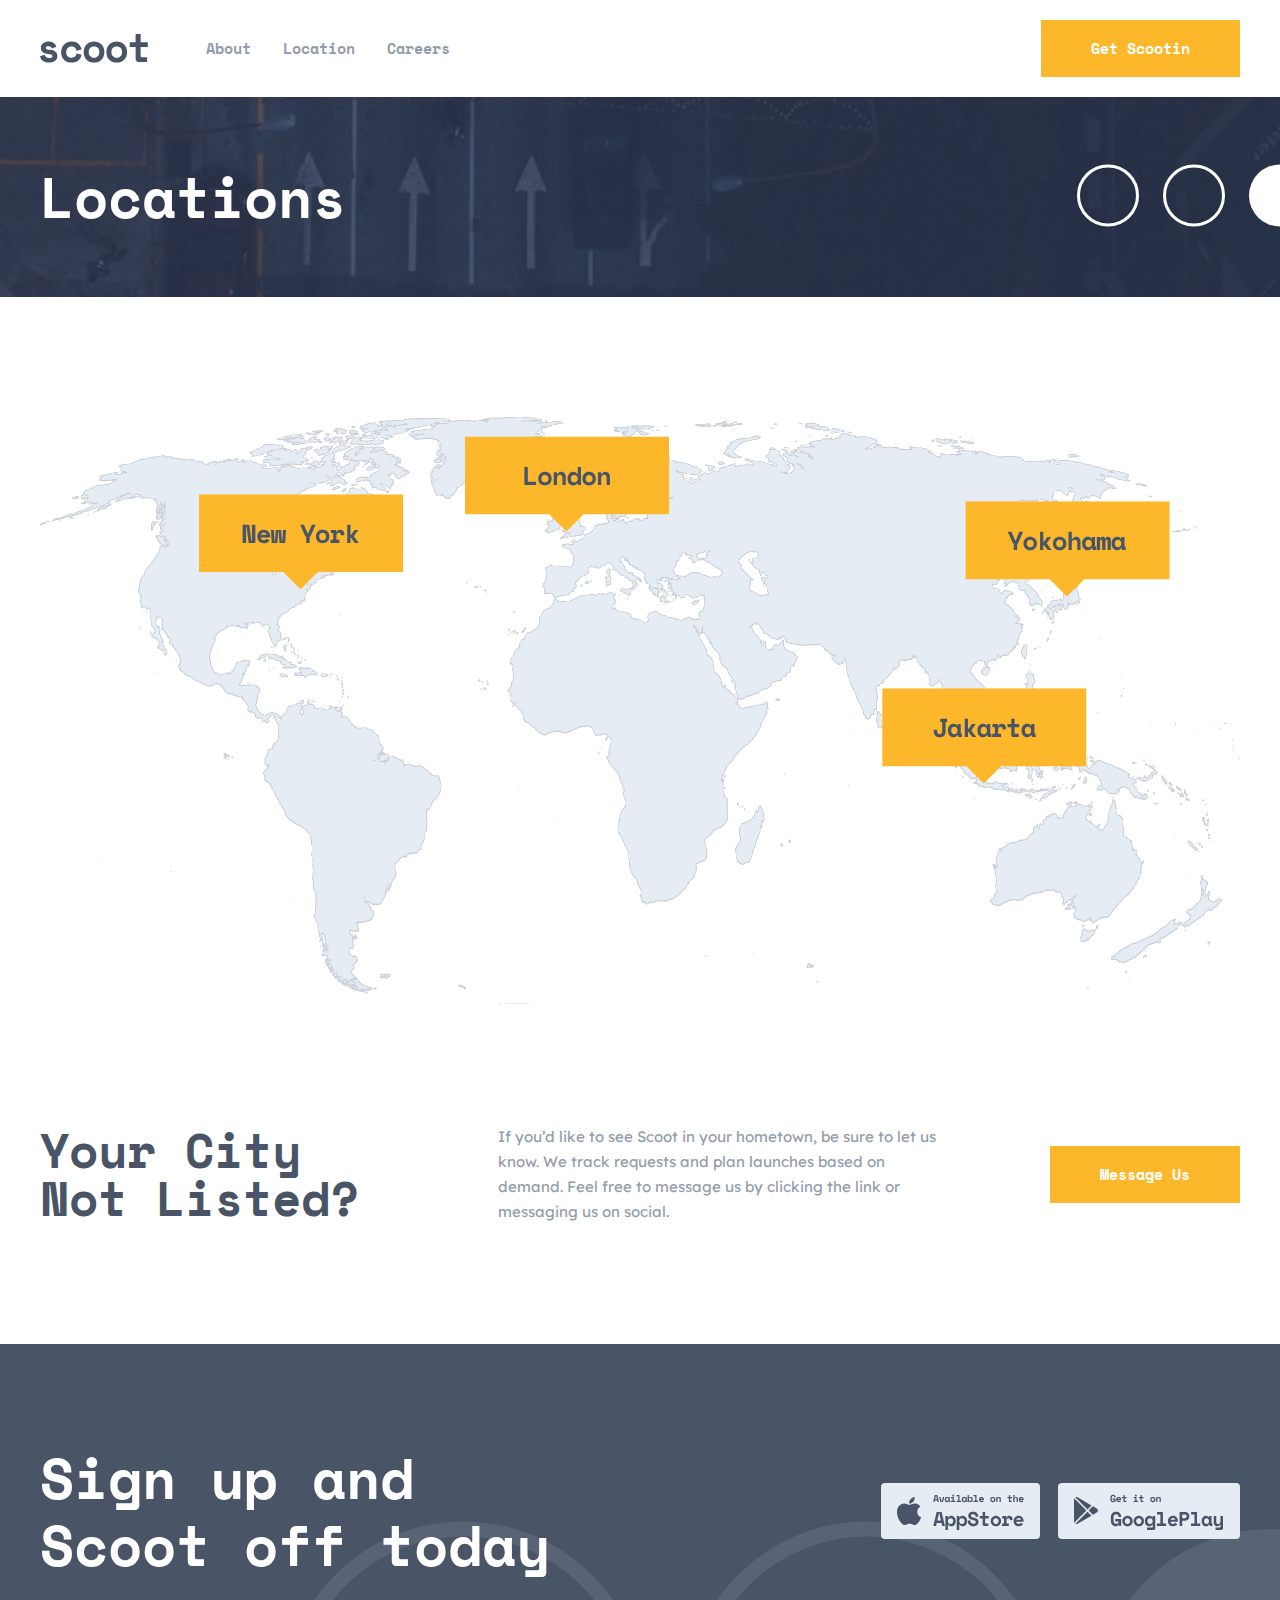
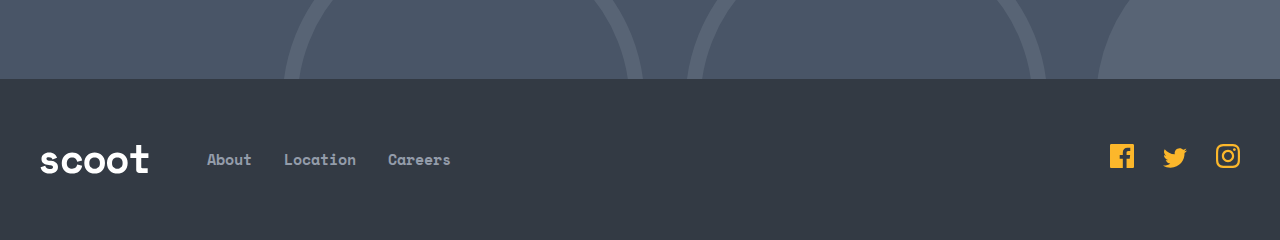
<file: pages/locations.html>
<!DOCTYPE html>
<html lang="en">

<head>
    <meta charset="UTF-8">
    <meta http-equiv="X-UA-Compatible" content="IE=edge">
    <meta name="viewport" content="width=device-width, initial-scale=1.0">
    <link rel="stylesheet" href="../css/main.css">
    <title>Locations</title>
</head>

<body>
    <header class="header">
        <div class="header__container container">
            <img src="../images/svg/burger.svg" alt="burger" class="header__toggle" width="20" height="16">
            <a href="../index.html" class="header__site-logo">
                <img src="../images/svg/logo.svg" alt="site-logo">
            </a>
            <div class="sitenav">
                <ol class="sitenav__list">
                    <li class="sitenav__item">
                        <a class="sitenav__link" href="./about.html">About</a>
                    </li>
                    <li class="sitenav__item">
                        <a class="sitenav__link" href="./locations.html">Location</a>
                    </li>
                    <li class="sitenav__item">
                        <a class="sitenav__link" href="./careers.html">Careers</a>
                    </li>
                </ol>
                <a href="#" class="header__btn btn">Get Scootin</a>
            </div>
        </div>
    </header>
    <main class="main">
        <section class="locations">
            <div class="locations__container container">
                <h1 class="locations__title">Locations</h1>
            </div>
        </section>
        <section class="location">
            <div class="location__container container">
                <div class="location__bg-img">
                    <img src="../images/svg/location.svg" alt="location">
                </div>
                <div class="location__wrapper">
                    <h3 class="location__title">Your City Not Listed?</h3>
                    <p class="location__text">
                        If you’d like to see Scoot in your hometown, be sure to let us know. We track requests and plan
                        launches based on demand. Feel free to message us by clicking the link or messaging us on
                        social.
                    </p>
                    <a href="#" class="location__btn btn">Message Us</a>
                </div>
            </div>
        </section>
        <section class="site-bottom">
            <div class="site-bottom__container container">
                <div class="site-bottom__services">
                    <h3 class="site-bottom__title">Sign up and <br> Scoot off today</h3>
                    <div class="apps">

                        <a href="#">
                            <img src="../images/svg/appstore.svg" alt="appstore">
                        </a>
                        <a href="#">
                            <img src="../images/svg/googleplay.svg" alt="appstore">
                        </a>
                    </div>
                </div>
            </div>
        </section>
    </main>
    <footer class="footer">
        <div class="footer__container container">
            <a href="../index.html" class="footer__site-logo">
                <img src="../images/svg/scoot-footer.svg" alt="site-logo">
            </a>
            <div class="sitenav">
                <ol class="sitenav__list">
                    <li class="sitenav__item">
                        <a class="sitenav__link" href="./about.html">About</a>
                    </li>
                    <li class="sitenav__item">
                        <a class="sitenav__link" href="./locations.html">Location</a>
                    </li>
                    <li class="sitenav__item">
                        <a class="sitenav__link" href="./careers.html">Careers</a>
                    </li>
                </ol>
                <div class="footer__icons">
                    <a class="icon" href="#">
                        <svg xmlns="http://www.w3.org/2000/svg" width="24" height="24" fill="none">
                            <path fill="#FCB72B"
                                d="M22.675 0H1.325C.593 0 0 .593 0 1.325v21.351C0 23.407.593 24 1.325 24H12.82v-9.294H9.692v-3.622h3.128V8.413c0-3.1 1.893-4.788 4.659-4.788 1.325 0 2.463.099 2.795.143v3.24l-1.918.001c-1.504 0-1.795.715-1.795 1.763v2.313h3.587l-.467 3.622h-3.12V24h6.116c.73 0 1.323-.593 1.323-1.325V1.325C24 .593 23.407 0 22.675 0Z" />
                        </svg></a>
                    <a class="icon" href="#">
                        <svg xmlns="http://www.w3.org/2000/svg" width="24" height="20" fill="none">
                            <path fill="#FCB72B"
                                d="M24 2.55699c-.883.392-1.832.656-2.828.775 1.017-.609 1.798-1.574 2.165-2.724004-.951.564004-2.005.974004-3.127 1.195004C19.313.845986 18.032.247986 16.616.247986c-3.179 0-5.515 2.966004-4.797 6.045004-4.091-.205-7.719-2.165-10.148-5.144-1.29 2.213-.669 5.108 1.523 6.574-.806-.026-1.566-.247-2.229-.616-.054 2.281 1.581 4.41501 3.949 4.89001-.693.188-1.452.232-2.224.084.626 1.956 2.444 3.379 4.6 3.419-2.07 1.623-4.678 2.348-7.29 2.04 2.179 1.397 4.768 2.212 7.548 2.212 9.142 0 14.307-7.721 13.995-14.64601.962-.695 1.797-1.562 2.457-2.549Z" />
                        </svg></a>
                    <a class="icon" href="#">
                        <svg xmlns="http://www.w3.org/2000/svg" width="24" height="24" fill="none">
                            <path fill="#FCB72B" fill-rule="evenodd"
                                d="M12 0C8.741 0 8.333.014 7.053.072 2.695.272.273 2.69.073 7.052.014 8.333 0 8.741 0 12c0 3.259.014 3.668.072 4.948.2 4.358 2.618 6.78 6.98 6.98C8.333 23.986 8.741 24 12 24c3.259 0 3.668-.014 4.948-.072 4.354-.2 6.782-2.618 6.979-6.98.059-1.28.073-1.689.073-4.948 0-3.259-.014-3.667-.072-4.947-.196-4.354-2.617-6.78-6.979-6.98C15.668.014 15.259 0 12 0Zm0 2.163c3.204 0 3.584.012 4.85.07 3.252.148 4.771 1.691 4.919 4.919.058 1.265.069 1.645.069 4.849 0 3.205-.012 3.584-.069 4.849-.149 3.225-1.664 4.771-4.919 4.919-1.266.058-1.644.07-4.85.07-3.204 0-3.584-.012-4.849-.07-3.26-.149-4.771-1.699-4.919-4.92-.058-1.265-.07-1.644-.07-4.849 0-3.204.013-3.583.07-4.849.149-3.227 1.664-4.771 4.919-4.919 1.266-.057 1.645-.069 4.849-.069ZM5.838 12c0-3.403 2.759-6.162 6.162-6.162S18.162 8.597 18.162 12c0 3.404-2.759 6.163-6.162 6.163S5.838 15.403 5.838 12ZM12 16c-2.209 0-4-1.79-4-4 0-2.209 1.791-4 4-4s4 1.791 4 4c0 2.21-1.791 4-4 4Zm4.965-10.405c0-.795.645-1.44 1.441-1.44.795 0 1.439.645 1.439 1.44 0 .795-.644 1.44-1.439 1.44-.796 0-1.441-.645-1.441-1.44Z"
                                clip-rule="evenodd" />
                        </svg>
                    </a>
                </div>
            </div>
        </div>
    </footer>
</body>

</html>
</file>
<file: css/main.css>
/*! normalize.css v8.0.1 | MIT License | github.com/necolas/normalize.css */
/* Document
   ========================================================================== */
/**
 * 1. Correct the line height in all browsers.
 * 2. Prevent adjustments of font size after orientation changes in iOS.
 */
html {
  line-height: 1.15; /* 1 */
  -webkit-text-size-adjust: 100%; /* 2 */
}

/* Sections
     ========================================================================== */
/**
   * Remove the margin in all browsers.
   */
body {
  margin: 0;
}

/**
   * Render the `main` element consistently in IE.
   */
main {
  display: block;
}

/**
   * Correct the font size and margin on `h1` elements within `section` and
   * `article` contexts in Chrome, Firefox, and Safari.
   */
h1 {
  font-size: 2em;
  margin: 0.67em 0;
}

/* Grouping content
     ========================================================================== */
/**
   * 1. Add the correct box sizing in Firefox.
   * 2. Show the overflow in Edge and IE.
   */
hr {
  box-sizing: content-box; /* 1 */
  height: 0; /* 1 */
  overflow: visible; /* 2 */
}

/**
   * 1. Correct the inheritance and scaling of font size in all browsers.
   * 2. Correct the odd `em` font sizing in all browsers.
   */
pre {
  font-family: monospace, monospace; /* 1 */
  font-size: 1em; /* 2 */
}

/* Text-level semantics
     ========================================================================== */
/**
   * Remove the gray background on active links in IE 10.
   */
a {
  background-color: transparent;
}

/**
   * 1. Remove the bottom border in Chrome 57-
   * 2. Add the correct text decoration in Chrome, Edge, IE, Opera, and Safari.
   */
abbr[title] {
  border-bottom: none; /* 1 */
  text-decoration: underline; /* 2 */
  -webkit-text-decoration: underline dotted;
          text-decoration: underline dotted; /* 2 */
}

/**
   * Add the correct font weight in Chrome, Edge, and Safari.
   */
b,
strong {
  font-weight: bolder;
}

/**
   * 1. Correct the inheritance and scaling of font size in all browsers.
   * 2. Correct the odd `em` font sizing in all browsers.
   */
code,
kbd,
samp {
  font-family: monospace, monospace; /* 1 */
  font-size: 1em; /* 2 */
}

/**
   * Add the correct font size in all browsers.
   */
small {
  font-size: 80%;
}

/**
   * Prevent `sub` and `sup` elements from affecting the line height in
   * all browsers.
   */
sub,
sup {
  font-size: 75%;
  line-height: 0;
  position: relative;
  vertical-align: baseline;
}

sub {
  bottom: -0.25em;
}

sup {
  top: -0.5em;
}

/* Embedded content
     ========================================================================== */
/**
   * Remove the border on images inside links in IE 10.
   */
img {
  border-style: none;
}

/* Forms
     ========================================================================== */
/**
   * 1. Change the font styles in all browsers.
   * 2. Remove the margin in Firefox and Safari.
   */
button,
input,
optgroup,
select,
textarea {
  font-family: inherit; /* 1 */
  font-size: 100%; /* 1 */
  line-height: 1.15; /* 1 */
  margin: 0; /* 2 */
}

/**
   * Show the overflow in IE.
   * 1. Show the overflow in Edge.
   */
button,
input {
  /* 1 */
  overflow: visible;
}

/**
   * Remove the inheritance of text transform in Edge, Firefox, and IE.
   * 1. Remove the inheritance of text transform in Firefox.
   */
button,
select {
  /* 1 */
  text-transform: none;
}

/**
   * Correct the inability to style clickable types in iOS and Safari.
   */
button,
[type=button],
[type=reset],
[type=submit] {
  -webkit-appearance: button;
}

/**
   * Remove the inner border and padding in Firefox.
   */
button::-moz-focus-inner,
[type=button]::-moz-focus-inner,
[type=reset]::-moz-focus-inner,
[type=submit]::-moz-focus-inner {
  border-style: none;
  padding: 0;
}

/**
   * Restore the focus styles unset by the previous rule.
   */
button:-moz-focusring,
[type=button]:-moz-focusring,
[type=reset]:-moz-focusring,
[type=submit]:-moz-focusring {
  outline: 1px dotted ButtonText;
}

/**
   * Correct the padding in Firefox.
   */
fieldset {
  padding: 0.35em 0.75em 0.625em;
}

/**
   * 1. Correct the text wrapping in Edge and IE.
   * 2. Correct the color inheritance from `fieldset` elements in IE.
   * 3. Remove the padding so developers are not caught out when they zero out
   *    `fieldset` elements in all browsers.
   */
legend {
  box-sizing: border-box; /* 1 */
  color: inherit; /* 2 */
  display: table; /* 1 */
  max-width: 100%; /* 1 */
  padding: 0; /* 3 */
  white-space: normal; /* 1 */
}

/**
   * Add the correct vertical alignment in Chrome, Firefox, and Opera.
   */
progress {
  vertical-align: baseline;
}

/**
   * Remove the default vertical scrollbar in IE 10+.
   */
textarea {
  overflow: auto;
}

/**
   * 1. Add the correct box sizing in IE 10.
   * 2. Remove the padding in IE 10.
   */
[type=checkbox],
[type=radio] {
  box-sizing: border-box; /* 1 */
  padding: 0; /* 2 */
}

/**
   * Correct the cursor style of increment and decrement buttons in Chrome.
   */
[type=number]::-webkit-inner-spin-button,
[type=number]::-webkit-outer-spin-button {
  height: auto;
}

/**
   * 1. Correct the odd appearance in Chrome and Safari.
   * 2. Correct the outline style in Safari.
   */
[type=search] {
  -webkit-appearance: textfield; /* 1 */
  outline-offset: -2px; /* 2 */
}

/**
   * Remove the inner padding in Chrome and Safari on macOS.
   */
[type=search]::-webkit-search-decoration {
  -webkit-appearance: none;
}

/**
   * 1. Correct the inability to style clickable types in iOS and Safari.
   * 2. Change font properties to `inherit` in Safari.
   */
::-webkit-file-upload-button {
  -webkit-appearance: button; /* 1 */
  font: inherit; /* 2 */
}

/* Interactive
     ========================================================================== */
/*
   * Add the correct display in Edge, IE 10+, and Firefox.
   */
details {
  display: block;
}

/*
   * Add the correct display in all browsers.
   */
summary {
  display: list-item;
}

/* Misc
     ========================================================================== */
/**
   * Add the correct display in IE 10+.
   */
template {
  display: none;
}

/**
   * Add the correct display in IE 10.
   */
[hidden] {
  display: none;
}

@font-face {
  font-family: "Space Mono";
  font-style: normal;
  font-weight: 400;
  src: local(""), url("../fonts/space-mono-v12-latin-regular.woff2") format("woff2"), url("../fonts/space-mono-v12-latin-regular.woff") format("woff");
}
@font-face {
  font-family: "Space Mono";
  font-style: normal;
  font-weight: 700;
  src: local(""), url("../fonts/space-mono-v12-latin-700.woff2") format("woff2"), url("../fonts/space-mono-v12-latin-700.woff") format("woff");
}
@font-face {
  font-family: "Lexend Deca";
  font-style: normal;
  font-weight: 400;
  src: local(""), url("../fonts/lexend-deca-v17-latin-regular.woff2") format("woff2"), url("../fonts/lexend-deca-v17-latin-regular.woff") format("woff");
}
*,
*::after,
*::before {
  margin: 0;
  padding: 0;
  box-sizing: border-box;
}

h1,
h2,
h3,
h4,
h5,
h6 {
  margin: 0;
  padding: 0;
}

ul,
ol {
  list-style: none;
}

a {
  text-decoration: none;
}

html {
  scroll-behavior: smooth;
  height: 100vh;
  font-size: 62.5%;
}

img {
  display: flex;
}

body {
  height: 100vh;
  display: flex;
  flex-direction: column;
}

main {
  flex-grow: 1;
}

.container {
  width: 100%;
  max-width: 1260px;
  padding-right: 30px;
  padding-left: 30px;
  margin-right: auto;
  margin-left: auto;
}

body {
  font-family: "Space Mono";
  font-size: 1.5rem;
  font-weight: 400;
  line-height: 167%;
  color: #495567;
}

.sitenav {
  width: 100%;
  display: flex;
  align-items: center;
}
.sitenav__list {
  padding: 3.6rem 0;
  margin-right: auto;
  display: flex;
  gap: 3.2rem;
}
.sitenav__link {
  font-family: "Space Mono";
  font-size: 1.5rem;
  font-weight: 700;
  line-height: 167%;
  color: #939caa;
}
.sitenav__link:hover {
  color: #fcb72b;
}
@media (max-width: 720px) {
  .sitenav {
    display: none;
  }
}

.header {
  width: 100%;
  position: fixed;
  background-color: #ffffff;
  z-index: 1;
}
@media screen and (max-width: 768px) {
  .header {
    margin-bottom: 120px;
  }
}
.header__container {
  display: flex;
  align-items: center;
}
.header__site-logo {
  margin-right: 5.8rem;
}
@media (max-width: 720px) {
  .header__site-logo {
    width: 100%;
    display: flex;
    align-items: center;
    justify-content: center;
    margin: 0;
  }
  .header__site-logo img {
    width: 75.5px;
    height: 20px;
  }
}
@media (max-width: 720px) {
  .header {
    padding-top: 2.4rem;
    padding-bottom: 2.4rem;
  }
}
.header__toggle {
  background-color: transparent;
  border: none;
  display: none;
}
@media (max-width: 720px) {
  .header__toggle {
    display: block;
  }
}

.footer {
  padding-top: 3.2rem;
  padding-bottom: 3.2rem;
  background-color: #333a44;
}
.footer__container {
  display: flex;
  align-items: center;
}
@media screen and (max-width: 500px) {
  .footer__container {
    justify-content: center;
    flex-direction: column;
  }
}
.footer .sitenav {
  display: flex;
}
@media screen and (max-width: 500px) {
  .footer .sitenav {
    display: flex;
    align-items: center;
    justify-content: center;
    flex-direction: column;
  }
}
.footer__site-logo {
  margin-right: 5.8rem;
}
@media screen and (max-width: 500px) {
  .footer__site-logo {
    margin: 0;
  }
}
.footer__list {
  display: flex;
  margin-right: auto;
  gap: 3.2rem;
}
@media screen and (max-width: 500px) {
  .footer__list {
    display: flex;
    align-items: center;
    justify-content: center;
    flex-direction: column;
  }
}
.footer__icons a path:hover {
  fill: #ffffff;
  transition: 0.3s;
}
.footer .icon:not(:last-child) {
  margin-right: 20px;
}

.btn {
  font-family: "Space Mono";
  font-size: 1.5rem;
  font-weight: 700;
  line-height: 167%;
  color: #ffffff;
  text-align: center;
  background-color: #fcb72b;
  padding: 1.4rem 4.8rem;
  transition: 0.3s;
  border: 2px solid #fcb72b;
  display: inline-block;
}
.btn:hover {
  background-color: transparent;
  color: #fcb72b;
  border: 2px solid #fcb72b;
}
.btn:active {
  background-color: #e5ecf4;
}

.hero {
  position: relative;
  width: 100%;
  padding-top: 15.3rem;
  padding-bottom: 15.3rem;
  background: linear-gradient(rgba(47, 59, 89, 0.75), rgba(47, 59, 89, 0.75)), url("../images/png/hero.png") no-repeat;
  background-size: cover;
  margin-bottom: 160px;
}
.hero::after {
  content: url("../images/svg/strelka2.svg");
  position: absolute;
  display: none;
}
@media screen and (max-width: 768px) {
  .hero::after {
    display: block;
    left: -150px;
    bottom: 50px;
  }
}
@media screen and (max-width: 500px) {
  .hero::after {
    left: -300px;
  }
}
@media screen and (max-width: 768px) {
  .hero {
    padding-top: 200px;
    padding-bottom: 240px;
  }
}
@media screen and (max-width: 768px) {
  .hero {
    background-position: 80%;
  }
}
@media screen and (max-width: 500px) {
  .hero {
    background-position: right;
  }
}
@media screen and (max-width: 768px) {
  .hero__container {
    display: flex;
    align-items: center;
    justify-content: center;
  }
}
.hero__title {
  font-family: "Space Mono";
  font-size: 5.4rem;
  font-weight: 700;
  line-height: 1;
  color: #ffffff;
  margin-bottom: 4rem;
}
.hero__text-box {
  width: 100%;
  max-width: 500px;
}
@media screen and (max-width: 768px) {
  .hero__text-box {
    text-align: center;
  }
}
.hero__BtnAndText {
  padding-left: 10rem;
}
@media screen and (max-width: 768px) {
  .hero__BtnAndText {
    padding-left: 0;
  }
}
.hero__description {
  position: relative;
  font-family: "Lexend Deca";
  font-size: 1.5rem;
  font-weight: 400;
  line-height: 167%;
  color: #ffffff;
  margin-bottom: 5.4rem;
}
.hero__description::before {
  content: url("../images/svg/strelka1.svg");
  position: absolute;
  left: -260px;
  top: 40px;
}
@media screen and (max-width: 768px) {
  .hero__description::before {
    display: none;
  }
}
.hero__description::after {
  content: url("../images/svg/strelka2.svg");
  position: absolute;
  left: 460px;
  top: 40px;
}
@media (max-width: 1040px) {
  .hero__description::after {
    display: none;
  }
}

.commercial {
  margin-bottom: 200px;
  position: relative;
}
.commercial::before {
  content: "";
  position: absolute;
  border: 15px solid #e5ecf4;
  background-color: #e5ecf4;
  width: 1050px;
  z-index: -1;
  left: -184px;
  top: 35px;
}
@media (max-width: 1040px) {
  .commercial::before {
    display: none;
  }
}
.commercial__list {
  display: flex;
  gap: 6rem;
}
@media screen and (max-width: 768px) {
  .commercial__list {
    display: flex;
    align-items: center;
    justify-content: center;
    flex-direction: column;
  }
}
.commercial__list:last-child {
  padding-right: 5rem;
}
@media screen and (max-width: 768px) {
  .commercial__item {
    display: flex;
  }
}
.commercial__title {
  font-family: "Space Mono";
  font-size: 2.4rem;
  font-weight: 700;
  line-height: 1.17;
  color: #495567;
  margin-bottom: 2.7rem;
}
.commercial__text {
  font-family: "Lexend Deca";
  font-size: 1.5rem;
  font-weight: 400;
  line-height: 167%;
  color: #939caa;
}
.commercial img {
  margin-bottom: 40px;
}
@media screen and (max-width: 768px) {
  .commercial img {
    margin-right: 7.9rem;
  }
}

.riding {
  overflow: hidden;
  position: relative;
  margin-bottom: 200px;
}
.riding::before {
  position: absolute;
  content: url("../images/svg/Mask.svg");
  right: -35rem;
  top: 0;
}
.riding::after {
  position: absolute;
  content: url("../images/svg/strelka3.svg");
  right: 0;
  bottom: -10px;
}
.riding__container {
  display: flex;
  align-items: center;
  justify-content: space-between;
}
@media screen and (max-width: 768px) {
  .riding__container {
    flex-direction: column;
  }
}
.riding__image {
  border-radius: 50%;
}
.riding__info {
  width: 100%;
  max-width: 465px;
}
.riding__title {
  font-family: "Space Mono";
  font-size: 4.6rem;
  font-weight: 700;
  line-height: 1;
  color: #495567;
  margin-bottom: 2.4rem;
}
.riding__text {
  font-family: "Lexend Deca";
  font-size: 1.5rem;
  font-weight: 400;
  line-height: 167%;
  color: #939caa;
  margin-bottom: 5.4rem;
}

.coming {
  overflow: hidden;
  position: relative;
  margin-bottom: 200px;
}
.coming::before {
  position: absolute;
  content: url("../images/svg/Mask.svg");
  left: -35rem;
  top: 0;
}
.coming::after {
  position: absolute;
  content: url("../images/svg/strelka4.svg");
  left: -400px;
  top: 0;
}
.coming__container {
  display: flex;
  align-items: center;
  justify-content: space-between;
}
.coming__image {
  border-radius: 50%;
}
.coming__info {
  width: 100%;
  max-width: 460px;
}
.coming__title {
  font-family: "Space Mono";
  font-size: 4.6rem;
  font-weight: 700;
  line-height: 1;
  color: #495567;
  margin-bottom: 2.4rem;
}
.coming__text {
  font-family: "Lexend Deca";
  font-size: 1.5rem;
  font-weight: 400;
  line-height: 167%;
  color: #939caa;
  margin-bottom: 5.4rem;
}

.zero {
  overflow: hidden;
  position: relative;
  margin-bottom: 200px;
}
.zero::before {
  position: absolute;
  content: url("../images/svg/Mask.svg");
  right: -35rem;
  top: 0;
}
.zero::after {
  position: absolute;
  content: url("../images/svg/strelka5.svg");
  right: -385px;
  top: 70px;
}
.zero__container {
  display: flex;
  align-items: center;
  justify-content: space-between;
}
.zero__image {
  border-radius: 50%;
}
.zero__info {
  width: 100%;
  max-width: 460px;
}
.zero__title {
  font-family: "Space Mono";
  font-size: 4.8rem;
  font-weight: 700;
  line-height: 1;
  color: #495567;
  margin-bottom: 2.4rem;
}
.zero__text {
  font-family: "Lexend Deca";
  font-size: 1.5rem;
  font-weight: 400;
  line-height: 167%;
  color: #939caa;
  margin-bottom: 5.4rem;
}

.site-bottom {
  background: url("../images/svg/footer-roll.svg") no-repeat;
  background-position: bottom right;
  padding-top: 100px;
  padding-bottom: 100px;
  background-color: #495567;
}
.site-bottom__services {
  display: flex;
  align-items: center;
  justify-content: space-between;
}
@media screen and (max-width: 768px) {
  .site-bottom__services {
    justify-content: center;
    flex-direction: column;
  }
}
.site-bottom .apps {
  display: flex;
  gap: 1.8rem;
}
.site-bottom__title {
  font-family: "Space Mono";
  font-size: 5.6rem;
  font-weight: 700;
  line-height: 1.2;
  color: #ffffff;
}
@media screen and (max-width: 768px) {
  .site-bottom__title {
    text-align: center;
    margin-bottom: 4rem;
  }
}

.about {
  margin-bottom: 12rem;
  margin-top: 9.7rem;
  width: 100%;
  background: linear-gradient(rgba(47, 59, 89, 0.75), rgba(47, 59, 89, 0.75)), url("../images/png/Bitmap.png") no-repeat;
  background-size: cover;
}
.about::before {
  position: absolute;
  content: url("../images/svg/header-roll.svg");
  right: 0;
  top: 16.4rem;
}
.about__title {
  font-family: "Space Mono";
  font-size: 5.6rem;
  font-weight: 700;
  line-height: 1;
  color: #ffffff;
  padding-top: 7.2rem;
  padding-bottom: 7.2rem;
}

.mobilitiy {
  overflow: hidden;
  position: relative;
  margin-bottom: 12rem;
}
.mobilitiy::before {
  position: absolute;
  content: url("../images/svg/Mask.svg");
  right: -35rem;
  top: 0;
}
.mobilitiy::after {
  position: absolute;
  content: url("../images/svg/about-strelka1.svg");
  right: -3px;
  bottom: 25px;
}
.mobilitiy__container {
  display: flex;
  align-items: center;
  justify-content: space-between;
}
.mobilitiy__info {
  width: 100%;
  max-width: 445px;
}
.mobilitiy__title {
  font-family: "Space Mono";
  font-size: 4rem;
  font-weight: 700;
  line-height: 1;
  color: #495567;
  margin-bottom: 2.4rem;
}
.mobilitiy__text {
  font-family: "Lexend Deca";
  font-size: 1.5rem;
  font-weight: 400;
  line-height: 167%;
  color: #939caa;
}
.mobilitiy__image {
  border-radius: 50%;
}

.better {
  overflow: hidden;
  position: relative;
  margin-bottom: 12rem;
}
.better::before {
  position: absolute;
  content: url("../images/svg/Mask.svg");
  left: -35rem;
  top: 0;
}
.better::after {
  position: absolute;
  content: url("../images/svg/strelka4.svg");
  left: -400px;
  top: 0;
}
.better__container {
  display: flex;
  align-items: center;
  justify-content: space-between;
}
.better__info {
  width: 100%;
  max-width: 445px;
}
.better__title {
  font-family: "Space Mono";
  font-size: 4rem;
  font-weight: 700;
  line-height: 1;
  color: #495567;
  margin-bottom: 2.4rem;
}
.better__text {
  font-family: "Lexend Deca";
  font-size: 1.5rem;
  font-weight: 400;
  line-height: 167%;
  color: #939caa;
}
.better__image {
  border-radius: 50%;
}

.values {
  margin-bottom: 12rem;
}
.values__container {
  display: flex;
  align-items: center;
  justify-content: center;
  flex-direction: column;
}
.values__title {
  font-family: "Space Mono";
  font-size: 4rem;
  font-weight: 700;
  line-height: 1.2;
  color: #495567;
  margin-bottom: 10rem;
}
.values__list {
  display: flex;
  gap: 3rem;
}
.values__item {
  display: flex;
  align-items: center;
  flex-direction: column;
  position: relative;
}
.values__item::before {
  content: url("../images/svg/val1.svg");
  position: absolute;
  top: 200px;
}
.values__item:nth-child(2):before {
  content: url("../images/svg/val2.svg");
  position: absolute;
  top: 200px;
}
.values__item:nth-child(3):before {
  content: url("../images/svg/val3.svg");
  position: absolute;
  top: 200px;
}
.values__image {
  border-radius: 50%;
  margin-bottom: 9rem;
}
.values__h4-title {
  font-family: "Space Mono";
  font-size: 2.4rem;
  font-weight: 700;
  line-height: 1.17;
  color: #495567;
  margin-bottom: 2.7rem;
}
.values__text {
  font-family: "Lexend Deca";
  font-size: 1.5rem;
  font-weight: 400;
  line-height: 167%;
  color: #939caa;
  text-align: center;
}

.faqs {
  margin-bottom: 12rem;
}
.faqs__container {
  display: flex;
  flex-direction: column;
}
.faqs__title {
  font-family: "Space Mono";
  font-size: 4.8rem;
  font-weight: 700;
  line-height: 1;
  color: #495567;
  margin-bottom: 6.4rem;
  text-align: center;
}

.wrapper {
  display: flex;
  justify-content: space-between;
}
.wrapper:not(:last-child) {
  margin-bottom: 6.4rem;
}
.wrapper__title {
  font-family: "Space Mono";
  font-size: 4rem;
  font-weight: 700;
  line-height: 1.2;
  color: #495567;
}
.wrapper__list {
  width: 100%;
  max-width: 730px;
}
.wrapper__item {
  position: relative;
  padding: 3.2rem 4rem;
  background-color: #e5ecf4;
}
.wrapper__item:nth-child(1)::after {
  position: absolute;
  content: url("../images/svg/top-st.svg");
  right: 40px;
  top: 32px;
}
.wrapper__item:not(:first-child)::after {
  position: absolute;
  content: url("../images/svg/bot-st.svg");
  right: 40px;
  top: 32px;
}
.wrapper__item:hover {
  background-color: #fff4df;
  transition: 0.3s;
}
.wrapper__item:not(:last-child) {
  margin-bottom: 1.6rem;
}
.wrapper__i-title {
  font-family: "Space Mono";
  font-size: 2.4rem;
  font-weight: 700;
  line-height: 1.17;
  color: #495567;
}
.wrapper__i-title1 {
  font-family: "Space Mono";
  font-size: 2.4rem;
  font-weight: 700;
  line-height: 1.17;
  color: #495567;
  margin-bottom: 2.4rem;
}
.wrapper__i-text {
  font-family: "Lexend Deca";
  font-size: 1.5rem;
  font-weight: 400;
  line-height: 167%;
  color: #939caa;
}

.locations {
  margin-bottom: 12rem;
  margin-top: 9.7rem;
  width: 100%;
  background: linear-gradient(rgba(47, 59, 89, 0.75), rgba(47, 59, 89, 0.75)), url("../images/png/location-bg.png") no-repeat;
  background-size: cover;
}
.locations::before {
  position: absolute;
  content: url("../images/svg/header-roll.svg");
  right: 0;
  top: 16.4rem;
}
.locations__title {
  font-family: "Space Mono";
  font-size: 5.6rem;
  font-weight: 700;
  line-height: 1;
  color: #ffffff;
  padding-top: 7.2rem;
  padding-bottom: 7.2rem;
}

.location {
  margin-bottom: 12rem;
}
.location__bg-img {
  margin-bottom: 12rem;
}
.location__bg-img img {
  width: 100%;
}
.location__wrapper {
  display: flex;
  align-items: center;
  justify-content: space-between;
}
.location__title {
  font-family: "Space Mono";
  font-size: 4.8rem;
  font-weight: 700;
  line-height: 1;
  color: #495567;
  width: 100%;
  max-width: 350px;
}
.location__text {
  font-family: "Lexend Deca";
  font-size: 1.5rem;
  font-weight: 400;
  line-height: 167%;
  color: #939caa;
  width: 100%;
  max-width: 445px;
}

.careers {
  margin-bottom: 12rem;
  margin-top: 9.7rem;
  width: 100%;
  background: linear-gradient(rgba(47, 59, 89, 0.75), rgba(47, 59, 89, 0.75)), url("../images/png/location-bg.png") no-repeat;
  background-size: cover;
}
.careers::before {
  position: absolute;
  content: url("../images/svg/header-roll.svg");
  right: 0;
  top: 16.4rem;
}
.careers__title {
  font-family: "Space Mono";
  font-size: 5.6rem;
  font-weight: 700;
  line-height: 1;
  color: #ffffff;
  padding-top: 7.2rem;
  padding-bottom: 7.2rem;
}

.mission {
  overflow: hidden;
  position: relative;
  margin-bottom: 200px;
}
.mission::before {
  position: absolute;
  content: url("../images/svg/Mask.svg");
  right: -35rem;
  top: 0;
}
.mission::after {
  position: absolute;
  content: url("../images/svg/strelka3.svg");
  right: 0;
  bottom: 0;
}
.mission__container {
  display: flex;
  align-items: center;
  justify-content: space-between;
}
.mission__image {
  border-radius: 50%;
}
.mission__info {
  width: 100%;
  max-width: 465px;
}
.mission__title {
  font-family: "Space Mono";
  font-size: 4.6rem;
  font-weight: 700;
  line-height: 1;
  color: #495567;
  margin-bottom: 2.4rem;
}
.mission__text {
  font-family: "Lexend Deca";
  font-size: 1.5rem;
  font-weight: 400;
  line-height: 167%;
  color: #939caa;
  margin-bottom: 5.4rem;
}

.Why-join-us {
  margin-bottom: 12rem;
}
.Why-join-us__container {
  display: flex;
  align-items: center;
  justify-content: center;
  flex-direction: column;
}
.Why-join-us__title {
  font-family: "Space Mono";
  font-size: 4rem;
  font-weight: 700;
  line-height: 1.2;
  color: #495567;
  margin-bottom: 10rem;
}
.Why-join-us__list {
  display: flex;
  gap: 3rem;
}
.Why-join-us__item {
  display: flex;
  align-items: center;
  flex-direction: column;
  position: relative;
}
.Why-join-us__item::before {
  content: url("../images/svg/val1.svg");
  position: absolute;
  top: 200px;
}
.Why-join-us__item:nth-child(2):before {
  content: url("../images/svg/val2.svg");
  position: absolute;
  top: 200px;
}
.Why-join-us__item:nth-child(3):before {
  content: url("../images/svg/val3.svg");
  position: absolute;
  top: 200px;
}
.Why-join-us__image {
  border-radius: 50%;
  margin-bottom: 9rem;
}
.Why-join-us__h4-title {
  font-family: "Space Mono";
  font-size: 2.4rem;
  font-weight: 700;
  line-height: 1.17;
  color: #495567;
  margin-bottom: 2.7rem;
}
.Why-join-us__text {
  font-family: "Lexend Deca";
  font-size: 1.5rem;
  font-weight: 400;
  line-height: 167%;
  color: #939caa;
  text-align: center;
}

.experts {
  margin-bottom: 16rem;
}
.experts__item {
  background-color: #f2f5f9;
  display: flex;
  align-items: center;
  justify-content: space-between;
  padding: 3.2rem 4rem;
}
.experts__item:not(:last-child) {
  margin-bottom: 2.4rem;
}
.experts__title {
  font-family: "Space Mono";
  font-size: 2.4rem;
  font-weight: 700;
  line-height: 1.17;
  color: #495567;
  margin-bottom: 0.8rem;
}
.experts__text {
  font-family: "Lexend Deca";
  font-size: 1.5rem;
  font-weight: 400;
  line-height: 167%;
  color: #939caa;
}
.experts__btn {
  padding: 1.4rem 6.6rem;
}/*# sourceMappingURL=main.css.map */
</file>
